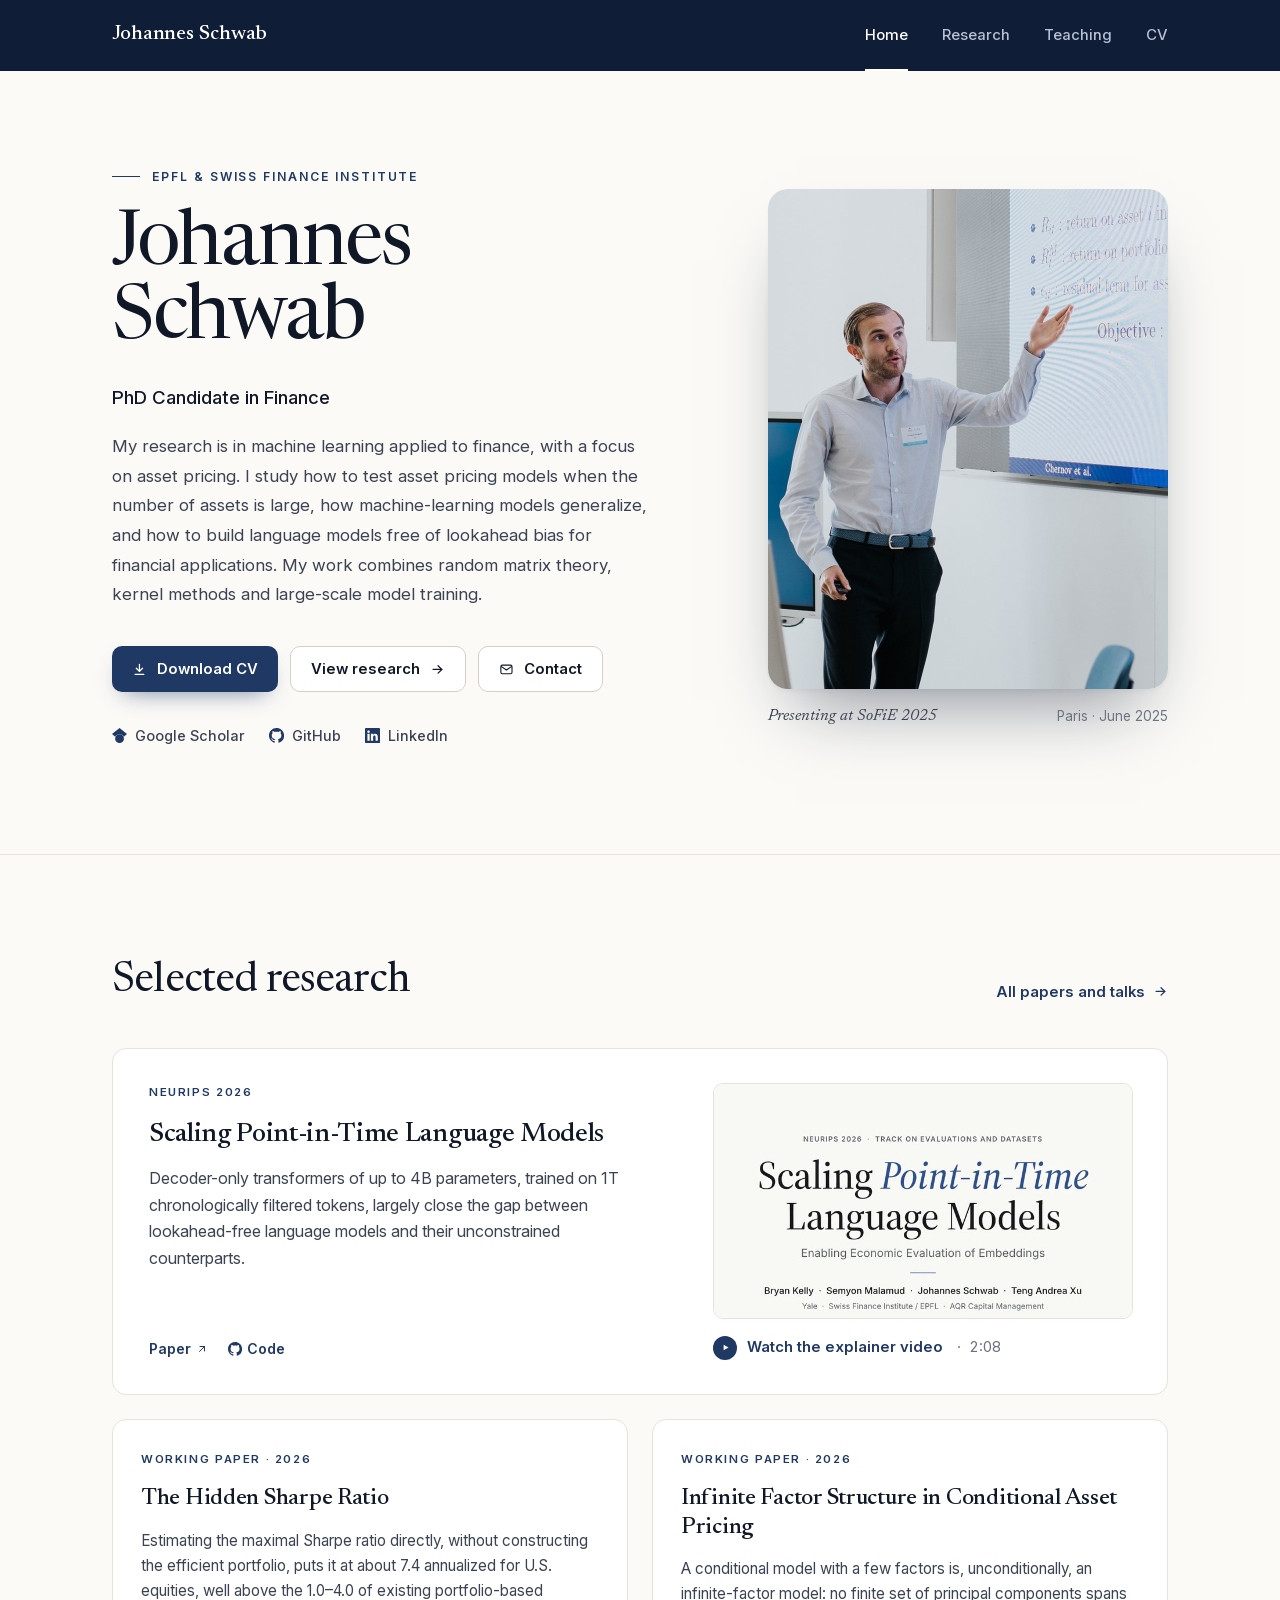
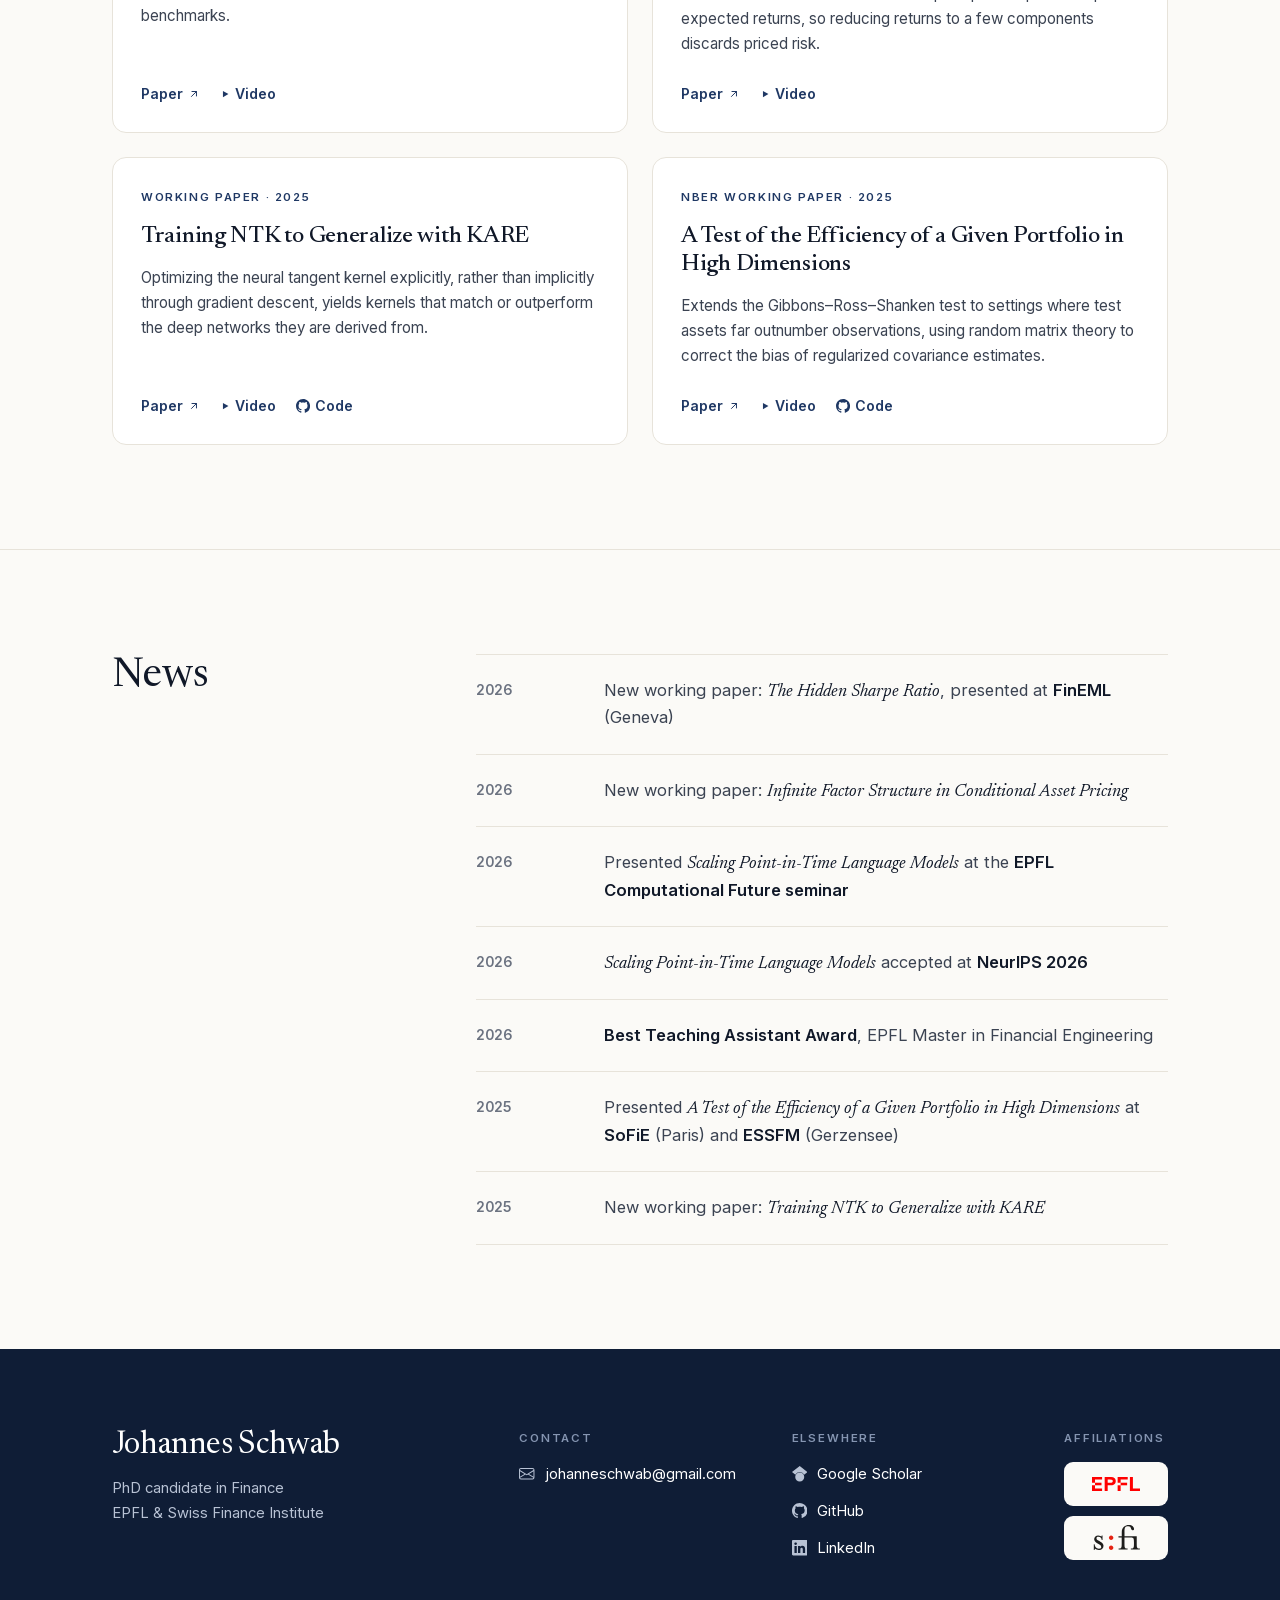
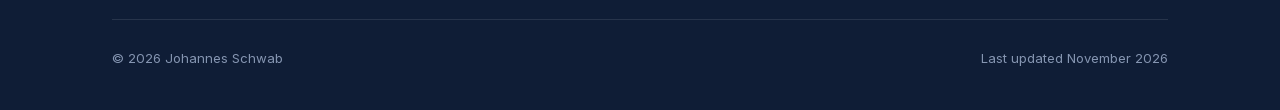
<file: index.html>
<!doctype html>
<html lang="en">
<head>
<meta charset="utf-8">
<meta name="viewport" content="width=device-width, initial-scale=1">
<meta name="color-scheme" content="light">
<meta name="theme-color" content="#0f1d36">
<title>Johannes Schwab · PhD candidate, EPFL</title>
<meta name="description" content="Johannes Schwab, PhD candidate at EPFL and the Swiss Finance Institute: machine learning applied to finance, with a focus on asset pricing.">
<meta name="author" content="Johannes Schwab">
<link rel="canonical" href="https://johannes-schwab.github.io/">
<meta property="og:type" content="profile">
<meta property="og:url" content="https://johannes-schwab.github.io/">
<meta property="og:title" content="Johannes Schwab">
<meta property="og:description" content="PhD candidate at EPFL and the Swiss Finance Institute: machine learning applied to finance, with a focus on asset pricing.">
<meta property="og:image" content="https://johannes-schwab.github.io/og-image.png">
<meta property="og:image:width" content="1200">
<meta property="og:image:height" content="630">
<meta name="twitter:card" content="summary_large_image">
<link rel="icon" href="favicon.svg" type="image/svg+xml">
<link rel="preload" href="fonts/inter-latin.woff2" as="font" type="font/woff2" crossorigin>
<link rel="preload" href="fonts/newsreader-latin.woff2" as="font" type="font/woff2" crossorigin>
<link rel="stylesheet" href="style.css">
<script src="video.js" defer></script>
<script type="application/ld+json">
{
  "@context": "https://schema.org",
  "@type": "Person",
  "name": "Johannes Schwab",
  "url": "https://johannes-schwab.github.io/",
  "image": "https://johannes-schwab.github.io/photo.jpg",
  "jobTitle": "PhD candidate in Finance",
  "affiliation": { "@type": "CollegeOrUniversity", "name": "EPFL" },
  "alumniOf": [
    { "@type": "CollegeOrUniversity", "name": "EPFL" },
    { "@type": "CollegeOrUniversity", "name": "University of Lausanne" }
  ],
  "sameAs": [
    "https://www.linkedin.com/in/jschwab5",
    "https://scholar.google.com/citations?user=1dp8BZwAAAAJ",
    "https://github.com/DjoFE2021"
  ]
}
</script>
</head>
<body>
<header class="site-header">
  <div class="container">
    <a class="wordmark" href="index.html">Johannes Schwab</a>
    <nav class="nav" aria-label="Main">
      <a href="index.html" aria-current="page">Home</a>
      <a href="research.html">Research</a>
      <a href="teaching.html">Teaching</a>
      <a href="cv.html">CV</a>
    </nav>
  </div>
</header>

<main>
  <section class="hero">
    <div class="container">
      <div>
        <p class="eyebrow rise">EPFL &amp; Swiss Finance Institute</p>
        <h1 class="rise d1">Johannes Schwab</h1>
        <p class="role rise d2">PhD Candidate in Finance</p>
        <p class="statement rise d3">My research is in machine learning applied to finance, with a focus on asset pricing. I study how to test asset pricing models when the number of assets is large, how machine-learning models generalize, and how to build language models free of lookahead bias for financial applications. My work combines random matrix theory, kernel methods and large-scale model training.</p>
        <div class="actions rise d4">
          <a class="btn btn-primary" href="Johannes-Schwab-CV.pdf"><svg class="icon" viewBox="0 0 24 24" fill="none" stroke="currentColor" stroke-width="2" stroke-linecap="round" stroke-linejoin="round" aria-hidden="true"><path d="M12 4v11"/><path d="m7 10 5 5 5-5"/><path d="M5 20h14"/></svg>Download CV</a>
          <a class="btn btn-secondary" href="research.html">View research<svg class="icon" viewBox="0 0 24 24" fill="none" stroke="currentColor" stroke-width="2" stroke-linecap="round" stroke-linejoin="round" aria-hidden="true"><path d="M5 12h14"/><path d="m13 6 6 6-6 6"/></svg></a>
          <a class="btn btn-secondary" href="mailto:johanneschwab@gmail.com"><svg class="icon" viewBox="0 0 24 24" fill="none" stroke="currentColor" stroke-width="1.8" stroke-linecap="round" stroke-linejoin="round" aria-hidden="true"><rect x="3" y="5" width="18" height="14" rx="2.5"/><path d="m4 7.5 8 5.5 8-5.5"/></svg>Contact</a>
        </div>
        <div class="links-row rise d5">
        <ul class="profiles">
          <li><a href="https://scholar.google.com/citations?user=1dp8BZwAAAAJ"><svg class="brand" viewBox="0 0 24 24" fill="currentColor" aria-hidden="true"><path d="M5.242 13.769L0 9.5 12 0l12 9.5-5.242 4.269C17.548 11.249 14.978 9.5 12 9.5c-2.977 0-5.548 1.748-6.758 4.269zM12 10a7 7 0 1 0 0 14 7 7 0 0 0 0-14z"/></svg>Google Scholar</a></li>
          <li><a href="https://github.com/DjoFE2021"><svg class="brand" viewBox="0 0 16 16" fill="currentColor" aria-hidden="true"><path d="M8 0C3.58 0 0 3.58 0 8c0 3.54 2.29 6.53 5.47 7.59.4.07.55-.17.55-.38 0-.19-.01-.82-.01-1.49-2.01.37-2.53-.49-2.69-.94-.09-.23-.48-.94-.82-1.13-.28-.15-.68-.52-.01-.53.63-.01 1.08.58 1.23.82.72 1.21 1.87.87 2.33.66.07-.52.28-.87.51-1.07-1.78-.2-3.64-.89-3.64-3.95 0-.87.31-1.59.82-2.15-.08-.2-.36-1.02.08-2.12 0 0 .67-.21 2.2.82.64-.18 1.32-.27 2-.27s1.36.09 2 .27c1.53-1.04 2.2-.82 2.2-.82.44 1.1.16 1.92.08 2.12.51.56.82 1.27.82 2.15 0 3.07-1.87 3.75-3.65 3.95.29.25.54.73.54 1.48 0 1.07-.01 1.93-.01 2.2 0 .21.15.46.55.38A8.01 8.01 0 0 0 16 8c0-4.42-3.58-8-8-8"/></svg>GitHub</a></li>
          <li><a href="https://www.linkedin.com/in/jschwab5"><svg class="brand" viewBox="0 0 16 16" fill="currentColor" aria-hidden="true"><path d="M0 1.146C0 .513.526 0 1.175 0h13.65C15.474 0 16 .513 16 1.146v13.708c0 .633-.526 1.146-1.175 1.146H1.175C.526 16 0 15.487 0 14.854zm4.943 12.248V6.169H2.542v7.225zm-1.2-8.212c.837 0 1.358-.554 1.358-1.248-.015-.709-.52-1.248-1.342-1.248S2.4 3.226 2.4 3.934c0 .694.521 1.248 1.327 1.248zm4.908 8.212V9.359c0-.216.016-.432.08-.586.173-.431.568-.878 1.232-.878.869 0 1.216.662 1.216 1.634v3.865h2.401V9.25c0-2.22-1.184-3.252-2.764-3.252-1.274 0-1.845.7-2.165 1.193v.025h-.016l.016-.025V6.169h-2.4c.03.678 0 7.225 0 7.225z"/></svg>LinkedIn</a></li>
        </ul>
        </div>
      </div>
      <figure class="portrait rise d2">
        <img src="hero-portrait.jpg" alt="Johannes Schwab presenting his research at the SoFiE 2025 conference in Paris" width="800" height="1000">
        <figcaption><span>Presenting at SoFiE 2025</span><span>Paris · June 2025</span></figcaption>
      </figure>
    </div>
  </section>

  <section class="section">
    <div class="container">
      <div class="section-head">
        <h2>Selected research</h2>
        <a class="text-link" href="research.html">All papers and talks<svg class="icon" viewBox="0 0 24 24" fill="none" stroke="currentColor" stroke-width="2" stroke-linecap="round" stroke-linejoin="round" aria-hidden="true"><path d="M5 12h14"/><path d="m13 6 6 6-6 6"/></svg></a>
      </div>
      <div class="cards">
        <article class="card featured">
          <div class="card-body">
            <span class="tag">NeurIPS 2026</span>
            <h3><a href="https://arxiv.org/abs/2607.11889">Scaling Point-in-Time Language Models</a></h3>
            <p>Decoder-only transformers of up to 4B parameters, trained on 1T chronologically filtered tokens, largely close the gap between lookahead-free language models and their unconstrained counterparts.</p>
            <div class="card-links">
              <a href="https://arxiv.org/abs/2607.11889">Paper<svg class="icon" viewBox="0 0 24 24" fill="none" stroke="currentColor" stroke-width="2" stroke-linecap="round" stroke-linejoin="round" aria-hidden="true"><path d="M7 17 17 7"/><path d="M8 7h9v9"/></svg></a>
              <a href="https://github.com/DjoFE2021/Point-In-Time-LLM"><svg class="brand" viewBox="0 0 16 16" fill="currentColor" aria-hidden="true"><path d="M8 0C3.58 0 0 3.58 0 8c0 3.54 2.29 6.53 5.47 7.59.4.07.55-.17.55-.38 0-.19-.01-.82-.01-1.49-2.01.37-2.53-.49-2.69-.94-.09-.23-.48-.94-.82-1.13-.28-.15-.68-.52-.01-.53.63-.01 1.08.58 1.23.82.72 1.21 1.87.87 2.33.66.07-.52.28-.87.51-1.07-1.78-.2-3.64-.89-3.64-3.95 0-.87.31-1.59.82-2.15-.08-.2-.36-1.02.08-2.12 0 0 .67-.21 2.2.82.64-.18 1.32-.27 2-.27s1.36.09 2 .27c1.53-1.04 2.2-.82 2.2-.82.44 1.1.16 1.92.08 2.12.51.56.82 1.27.82 2.15 0 3.07-1.87 3.75-3.65 3.95.29.25.54.73.54 1.48 0 1.07-.01 1.93-.01 2.2 0 .21.15.46.55.38A8.01 8.01 0 0 0 16 8c0-4.42-3.58-8-8-8"/></svg>Code</a>
            </div>
          </div>
          <a class="card-media" href="videos/pit-llm.mp4" data-video="pit-llm" data-title="Scaling Point-in-Time Language Models">
            <span class="card-media-frame"><img src="videos/pit-llm-thumb.jpg" alt="" width="720" height="404" loading="lazy"></span>
            <span class="watch-label"><span class="play"><svg viewBox="0 0 24 24" fill="currentColor" aria-hidden="true"><path d="M7 4.5v15l13-7.5z"/></svg></span>Watch the explainer video<span class="card-media-meta">2:08</span></span>
          </a>
        </article>
        <article class="card">
          <span class="tag">Working paper · 2026</span>
          <h3><a href="https://www.nber.org/papers/w35988">The Hidden Sharpe Ratio</a></h3>
          <p>Estimating the maximal Sharpe ratio directly, without constructing the efficient portfolio, puts it at about 7.4 annualized for U.S. equities, well above the 1.0–4.0 of existing portfolio-based benchmarks.</p>
          <div class="card-links">
            <a href="https://www.nber.org/papers/w35988">Paper<svg class="icon" viewBox="0 0 24 24" fill="none" stroke="currentColor" stroke-width="2" stroke-linecap="round" stroke-linejoin="round" aria-hidden="true"><path d="M7 17 17 7"/><path d="M8 7h9v9"/></svg></a>
            <a href="videos/hidden-sharpe.mp4" data-video="hidden-sharpe" data-title="The Hidden Sharpe Ratio"><svg class="icon play-icon" viewBox="0 0 24 24" fill="currentColor" aria-hidden="true"><path d="M7 4.5v15l13-7.5z"/></svg>Video</a>
          </div>
        </article>
        <article class="card">
          <span class="tag">Working paper · 2026</span>
          <h3><a href="https://papers.ssrn.com/sol3/papers.cfm?abstract_id=7596842">Infinite Factor Structure in Conditional Asset Pricing</a></h3>
          <p>A conditional model with a few factors is, unconditionally, an infinite-factor model: no finite set of principal components spans expected returns, so reducing returns to a few components discards priced risk.</p>
          <div class="card-links">
            <a href="https://papers.ssrn.com/sol3/papers.cfm?abstract_id=7596842">Paper<svg class="icon" viewBox="0 0 24 24" fill="none" stroke="currentColor" stroke-width="2" stroke-linecap="round" stroke-linejoin="round" aria-hidden="true"><path d="M7 17 17 7"/><path d="M8 7h9v9"/></svg></a>
            <a href="videos/infinite-factors.mp4" data-video="infinite-factors" data-title="Infinite Factor Structure in Conditional Asset Pricing"><svg class="icon play-icon" viewBox="0 0 24 24" fill="currentColor" aria-hidden="true"><path d="M7 4.5v15l13-7.5z"/></svg>Video</a>
          </div>
        </article>
        <article class="card">
          <span class="tag">Working paper · 2025</span>
          <h3><a href="https://arxiv.org/abs/2505.11347">Training NTK to Generalize with KARE</a></h3>
          <p>Optimizing the neural tangent kernel explicitly, rather than implicitly through gradient descent, yields kernels that match or outperform the deep networks they are derived from.</p>
          <div class="card-links">
            <a href="https://arxiv.org/abs/2505.11347">Paper<svg class="icon" viewBox="0 0 24 24" fill="none" stroke="currentColor" stroke-width="2" stroke-linecap="round" stroke-linejoin="round" aria-hidden="true"><path d="M7 17 17 7"/><path d="M8 7h9v9"/></svg></a>
            <a href="videos/ntk-kare.mp4" data-video="ntk-kare" data-title="Training NTK to Generalize with KARE"><svg class="icon play-icon" viewBox="0 0 24 24" fill="currentColor" aria-hidden="true"><path d="M7 4.5v15l13-7.5z"/></svg>Video</a>
            <a href="https://github.com/DjoFE2021/ntk-kare"><svg class="brand" viewBox="0 0 16 16" fill="currentColor" aria-hidden="true"><path d="M8 0C3.58 0 0 3.58 0 8c0 3.54 2.29 6.53 5.47 7.59.4.07.55-.17.55-.38 0-.19-.01-.82-.01-1.49-2.01.37-2.53-.49-2.69-.94-.09-.23-.48-.94-.82-1.13-.28-.15-.68-.52-.01-.53.63-.01 1.08.58 1.23.82.72 1.21 1.87.87 2.33.66.07-.52.28-.87.51-1.07-1.78-.2-3.64-.89-3.64-3.95 0-.87.31-1.59.82-2.15-.08-.2-.36-1.02.08-2.12 0 0 .67-.21 2.2.82.64-.18 1.32-.27 2-.27s1.36.09 2 .27c1.53-1.04 2.2-.82 2.2-.82.44 1.1.16 1.92.08 2.12.51.56.82 1.27.82 2.15 0 3.07-1.87 3.75-3.65 3.95.29.25.54.73.54 1.48 0 1.07-.01 1.93-.01 2.2 0 .21.15.46.55.38A8.01 8.01 0 0 0 16 8c0-4.42-3.58-8-8-8"/></svg>Code</a>
          </div>
        </article>
        <article class="card">
          <span class="tag">NBER working paper · 2025</span>
          <h3><a href="https://www.nber.org/papers/w33565">A Test of the Efficiency of a Given Portfolio in High Dimensions</a></h3>
          <p>Extends the Gibbons–Ross–Shanken test to settings where test assets far outnumber observations, using random matrix theory to correct the bias of regularized covariance estimates.</p>
          <div class="card-links">
            <a href="https://www.nber.org/papers/w33565">Paper<svg class="icon" viewBox="0 0 24 24" fill="none" stroke="currentColor" stroke-width="2" stroke-linecap="round" stroke-linejoin="round" aria-hidden="true"><path d="M7 17 17 7"/><path d="M8 7h9v9"/></svg></a>
            <a href="videos/hd-efficiency-test.mp4" data-video="hd-efficiency-test" data-title="A Test of the Efficiency of a Given Portfolio in High Dimensions"><svg class="icon play-icon" viewBox="0 0 24 24" fill="currentColor" aria-hidden="true"><path d="M7 4.5v15l13-7.5z"/></svg>Video</a>
            <a href="https://github.com/DjoFE2021/CKMSEfficiencyTest"><svg class="brand" viewBox="0 0 16 16" fill="currentColor" aria-hidden="true"><path d="M8 0C3.58 0 0 3.58 0 8c0 3.54 2.29 6.53 5.47 7.59.4.07.55-.17.55-.38 0-.19-.01-.82-.01-1.49-2.01.37-2.53-.49-2.69-.94-.09-.23-.48-.94-.82-1.13-.28-.15-.68-.52-.01-.53.63-.01 1.08.58 1.23.82.72 1.21 1.87.87 2.33.66.07-.52.28-.87.51-1.07-1.78-.2-3.64-.89-3.64-3.95 0-.87.31-1.59.82-2.15-.08-.2-.36-1.02.08-2.12 0 0 .67-.21 2.2.82.64-.18 1.32-.27 2-.27s1.36.09 2 .27c1.53-1.04 2.2-.82 2.2-.82.44 1.1.16 1.92.08 2.12.51.56.82 1.27.82 2.15 0 3.07-1.87 3.75-3.65 3.95.29.25.54.73.54 1.48 0 1.07-.01 1.93-.01 2.2 0 .21.15.46.55.38A8.01 8.01 0 0 0 16 8c0-4.42-3.58-8-8-8"/></svg>Code</a>
          </div>
        </article>
      </div>
    </div>
  </section>

  <section class="section">
    <div class="container split">
      <h2>News</h2>
      <ul class="timeline">
        <li><span class="when">2026</span><p>New working paper: <cite>The Hidden Sharpe Ratio</cite>, presented at <strong>FinEML</strong> (Geneva)</p></li>
        <li><span class="when">2026</span><p>New working paper: <cite>Infinite Factor Structure in Conditional Asset Pricing</cite></p></li>
        <li><span class="when">2026</span><p>Presented <cite>Scaling Point-in-Time Language Models</cite> at the <strong>EPFL Computational Future seminar</strong></p></li>
        <li><span class="when">2026</span><p><cite>Scaling Point-in-Time Language Models</cite> accepted at <strong>NeurIPS 2026</strong></p></li>
        <li><span class="when">2026</span><p><strong>Best Teaching Assistant Award</strong>, EPFL Master in Financial Engineering</p></li>
        <li><span class="when">2025</span><p>Presented <cite>A Test of the Efficiency of a Given Portfolio in High Dimensions</cite> at <strong>SoFiE</strong> (Paris) and <strong>ESSFM</strong> (Gerzensee)</p></li>
        <li><span class="when">2025</span><p>New working paper: <cite>Training NTK to Generalize with KARE</cite></p></li>
      </ul>
    </div>
  </section>
</main>

<footer class="site-footer">
  <div class="container">
    <div class="footer-grid">
      <div>
        <p class="footer-name">Johannes Schwab</p>
        <p class="footer-about">PhD candidate in Finance<br>EPFL &amp; Swiss Finance Institute</p>
      </div>
      <div>
        <p class="footer-label">Contact</p>
        <ul class="footer-list"><li><a href="mailto:johanneschwab@gmail.com"><svg class="brand" viewBox="0 0 16 16" fill="currentColor" aria-hidden="true"><path d="M0 4a2 2 0 0 1 2-2h12a2 2 0 0 1 2 2v8a2 2 0 0 1-2 2H2a2 2 0 0 1-2-2zm2-1a1 1 0 0 0-1 1v.217l7 4.2 7-4.2V4a1 1 0 0 0-1-1zm13 2.383-4.708 2.825L15 11.105zm-.034 6.876-5.64-3.471L8 9.583l-1.326-.795-5.64 3.47A1 1 0 0 0 2 13h12a1 1 0 0 0 .966-.741M1 11.105l4.708-2.897L1 5.383z"/></svg>johanneschwab@gmail.com</a></li></ul>
      </div>
      <div>
        <p class="footer-label">Elsewhere</p>
        <ul class="footer-list">
          <li><a href="https://scholar.google.com/citations?user=1dp8BZwAAAAJ"><svg class="brand" viewBox="0 0 24 24" fill="currentColor" aria-hidden="true"><path d="M5.242 13.769L0 9.5 12 0l12 9.5-5.242 4.269C17.548 11.249 14.978 9.5 12 9.5c-2.977 0-5.548 1.748-6.758 4.269zM12 10a7 7 0 1 0 0 14 7 7 0 0 0 0-14z"/></svg>Google Scholar</a></li>
          <li><a href="https://github.com/DjoFE2021"><svg class="brand" viewBox="0 0 16 16" fill="currentColor" aria-hidden="true"><path d="M8 0C3.58 0 0 3.58 0 8c0 3.54 2.29 6.53 5.47 7.59.4.07.55-.17.55-.38 0-.19-.01-.82-.01-1.49-2.01.37-2.53-.49-2.69-.94-.09-.23-.48-.94-.82-1.13-.28-.15-.68-.52-.01-.53.63-.01 1.08.58 1.23.82.72 1.21 1.87.87 2.33.66.07-.52.28-.87.51-1.07-1.78-.2-3.64-.89-3.64-3.95 0-.87.31-1.59.82-2.15-.08-.2-.36-1.02.08-2.12 0 0 .67-.21 2.2.82.64-.18 1.32-.27 2-.27s1.36.09 2 .27c1.53-1.04 2.2-.82 2.2-.82.44 1.1.16 1.92.08 2.12.51.56.82 1.27.82 2.15 0 3.07-1.87 3.75-3.65 3.95.29.25.54.73.54 1.48 0 1.07-.01 1.93-.01 2.2 0 .21.15.46.55.38A8.01 8.01 0 0 0 16 8c0-4.42-3.58-8-8-8"/></svg>GitHub</a></li>
          <li><a href="https://www.linkedin.com/in/jschwab5"><svg class="brand" viewBox="0 0 16 16" fill="currentColor" aria-hidden="true"><path d="M0 1.146C0 .513.526 0 1.175 0h13.65C15.474 0 16 .513 16 1.146v13.708c0 .633-.526 1.146-1.175 1.146H1.175C.526 16 0 15.487 0 14.854zm4.943 12.248V6.169H2.542v7.225zm-1.2-8.212c.837 0 1.358-.554 1.358-1.248-.015-.709-.52-1.248-1.342-1.248S2.4 3.226 2.4 3.934c0 .694.521 1.248 1.327 1.248zm4.908 8.212V9.359c0-.216.016-.432.08-.586.173-.431.568-.878 1.232-.878.869 0 1.216.662 1.216 1.634v3.865h2.401V9.25c0-2.22-1.184-3.252-2.764-3.252-1.274 0-1.845.7-2.165 1.193v.025h-.016l.016-.025V6.169h-2.4c.03.678 0 7.225 0 7.225z"/></svg>LinkedIn</a></li>
        </ul>
      </div>
      <div>
        <p class="footer-label">Affiliations</p>
        <div class="footer-logos"><a class="logo-tile" href="https://www.epfl.ch" title="EPFL"><img src="logos/epfl.svg" alt="EPFL" width="62" height="18"></a><a class="logo-tile" href="https://www.sfi.ch" title="Swiss Finance Institute"><img class="sfi" src="logos/sfi.svg" alt="Swiss Finance Institute" width="51" height="26"></a></div>
      </div>
    </div>
    <div class="footer-bottom"><span>© 2026 Johannes Schwab</span><span>Last updated November 2026</span></div>
  </div>
</footer>
</body>
</html>
</file>
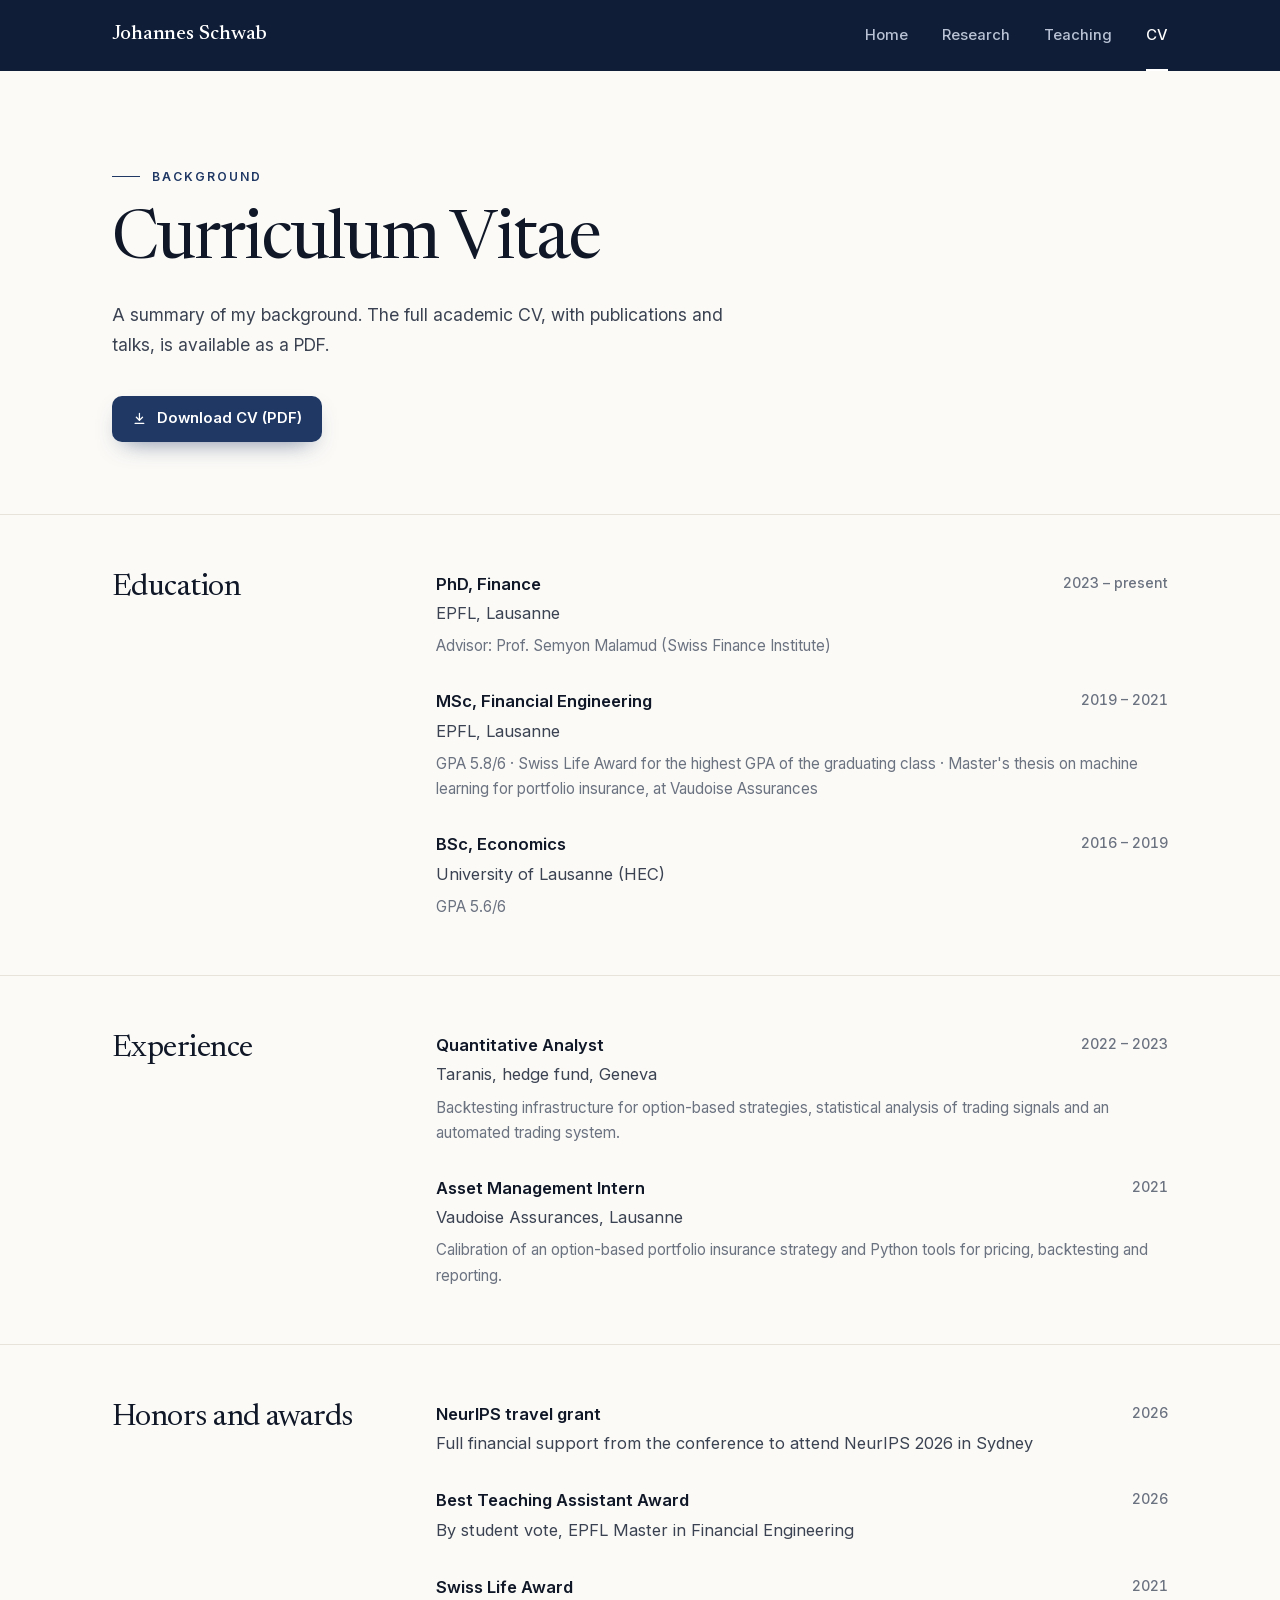
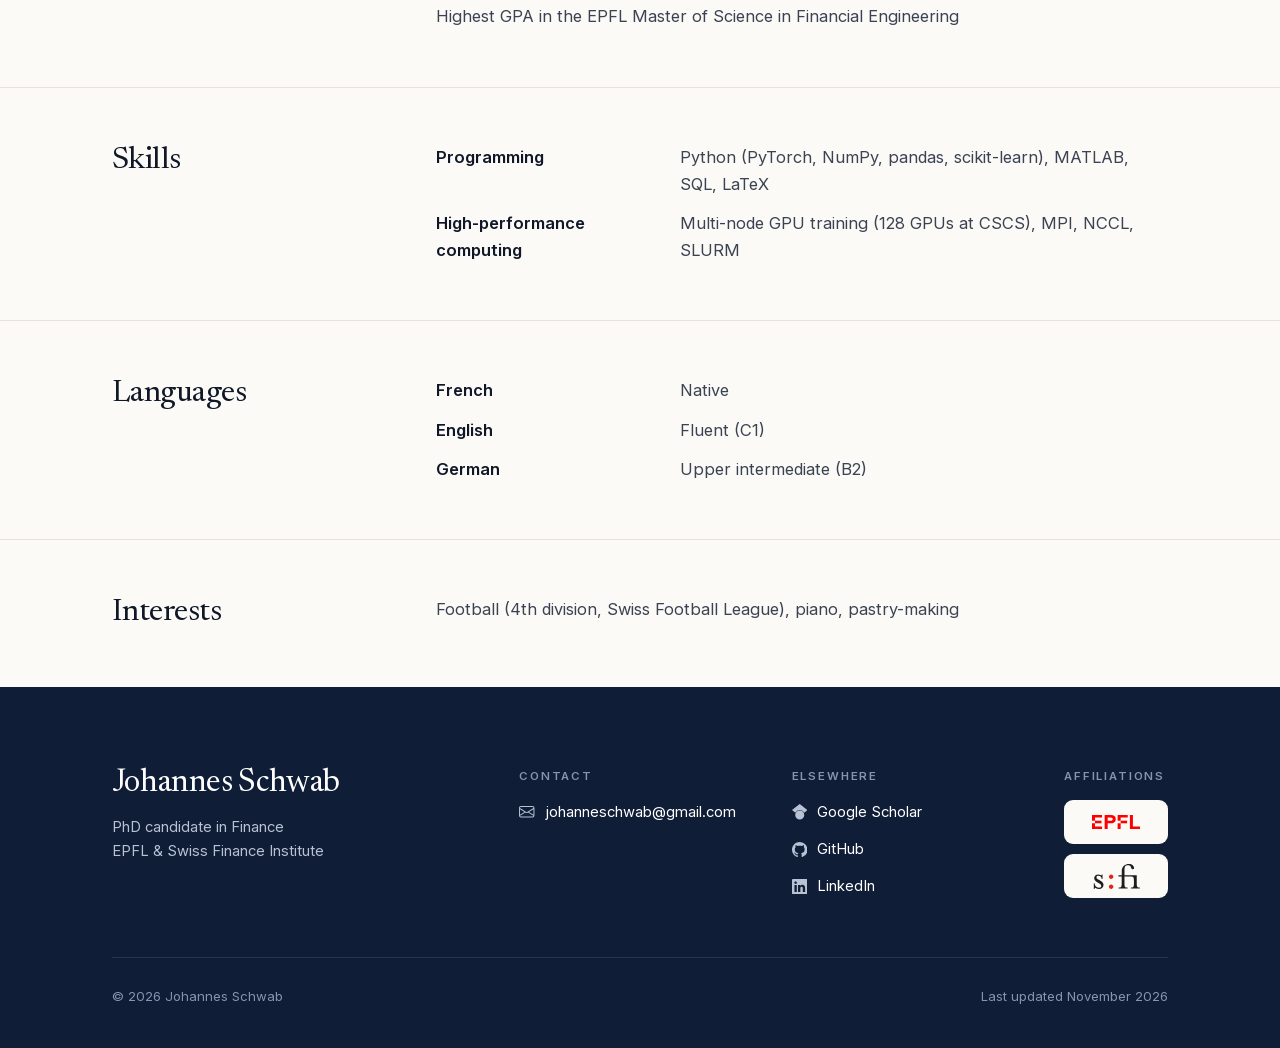
<file: cv.html>
<!doctype html>
<html lang="en">
<head>
<meta charset="utf-8">
<meta name="viewport" content="width=device-width, initial-scale=1">
<meta name="color-scheme" content="light">
<meta name="theme-color" content="#0f1d36">
<title>CV · Johannes Schwab</title>
<meta name="description" content="CV of Johannes Schwab: PhD candidate at EPFL, MSc in Financial Engineering (EPFL), former quantitative analyst.">
<meta name="author" content="Johannes Schwab">
<link rel="canonical" href="https://johannes-schwab.github.io/cv.html">
<meta property="og:type" content="website">
<meta property="og:url" content="https://johannes-schwab.github.io/cv.html">
<meta property="og:title" content="CV · Johannes Schwab">
<meta property="og:description" content="PhD candidate at EPFL, MSc in Financial Engineering (EPFL), former quantitative analyst.">
<meta property="og:image" content="https://johannes-schwab.github.io/og-image.png">
<meta property="og:image:width" content="1200">
<meta property="og:image:height" content="630">
<meta name="twitter:card" content="summary_large_image">
<link rel="icon" href="favicon.svg" type="image/svg+xml">
<link rel="preload" href="fonts/inter-latin.woff2" as="font" type="font/woff2" crossorigin>
<link rel="preload" href="fonts/newsreader-latin.woff2" as="font" type="font/woff2" crossorigin>
<link rel="stylesheet" href="style.css">
</head>
<body>
<header class="site-header">
  <div class="container">
    <a class="wordmark" href="index.html">Johannes Schwab</a>
    <nav class="nav" aria-label="Main">
      <a href="index.html">Home</a>
      <a href="research.html">Research</a>
      <a href="teaching.html">Teaching</a>
      <a href="cv.html" aria-current="page">CV</a>
    </nav>
  </div>
</header>

<main>
  <header class="page-head">
    <div class="container">
      <p class="eyebrow rise">Background</p>
      <h1 class="rise d1">Curriculum Vitae</h1>
      <p class="intro rise d2">A summary of my background. The full academic CV, with publications and talks, is available as a PDF.</p>
      <div class="actions rise d3">
        <a class="btn btn-primary" href="Johannes-Schwab-CV.pdf"><svg class="icon" viewBox="0 0 24 24" fill="none" stroke="currentColor" stroke-width="2" stroke-linecap="round" stroke-linejoin="round" aria-hidden="true"><path d="M12 4v11"/><path d="m7 10 5 5 5-5"/><path d="M5 20h14"/></svg>Download CV (PDF)</a>
      </div>
    </div>
  </header>

  <section class="block compact">
    <div class="container">
      <h2 class="block-title">Education</h2>
      <div class="entries">
        <div class="entry">
          <h3>PhD, Finance</h3>
          <span class="when">2023 – present</span>
          <p class="org">EPFL, Lausanne</p>
          <p class="detail">Advisor: Prof.&nbsp;Semyon Malamud (Swiss Finance Institute)</p>
        </div>
        <div class="entry">
          <h3>MSc, Financial Engineering</h3>
          <span class="when">2019 – 2021</span>
          <p class="org">EPFL, Lausanne</p>
          <p class="detail">GPA 5.8/6 · Swiss Life Award for the highest GPA of the graduating class · Master's thesis on machine learning for portfolio insurance, at Vaudoise Assurances</p>
        </div>
        <div class="entry">
          <h3>BSc, Economics</h3>
          <span class="when">2016 – 2019</span>
          <p class="org">University of Lausanne (HEC)</p>
          <p class="detail">GPA 5.6/6</p>
        </div>
      </div>
    </div>
  </section>

  <section class="block compact">
    <div class="container">
      <h2 class="block-title">Experience</h2>
      <div class="entries">
        <div class="entry">
          <h3>Quantitative Analyst</h3>
          <span class="when">2022 – 2023</span>
          <p class="org">Taranis, hedge fund, Geneva</p>
          <p class="detail">Backtesting infrastructure for option-based strategies, statistical analysis of trading signals and an automated trading system.</p>
        </div>
        <div class="entry">
          <h3>Asset Management Intern</h3>
          <span class="when">2021</span>
          <p class="org">Vaudoise Assurances, Lausanne</p>
          <p class="detail">Calibration of an option-based portfolio insurance strategy and Python tools for pricing, backtesting and reporting.</p>
        </div>
      </div>
    </div>
  </section>

  <section class="block compact">
    <div class="container">
      <h2 class="block-title">Honors and awards</h2>
      <div class="entries">
        <div class="entry">
          <h3>NeurIPS travel grant</h3>
          <span class="when">2026</span>
          <p class="org">Full financial support from the conference to attend NeurIPS 2026 in Sydney</p>
        </div>
        <div class="entry">
          <h3>Best Teaching Assistant Award</h3>
          <span class="when">2026</span>
          <p class="org">By student vote, EPFL Master in Financial Engineering</p>
        </div>
        <div class="entry">
          <h3>Swiss Life Award</h3>
          <span class="when">2021</span>
          <p class="org">Highest GPA in the EPFL Master of Science in Financial Engineering</p>
        </div>
      </div>
    </div>
  </section>

  <section class="block compact">
    <div class="container">
      <h2 class="block-title">Skills</h2>
      <dl class="kv">
        <dt>Programming</dt><dd>Python (PyTorch, NumPy, pandas, scikit-learn), MATLAB, SQL, LaTeX</dd>
        <dt>High-performance computing</dt><dd>Multi-node GPU training (128 GPUs at CSCS), MPI, NCCL, SLURM</dd>
      </dl>
    </div>
  </section>

  <section class="block compact">
    <div class="container">
      <h2 class="block-title">Languages</h2>
      <dl class="kv">
        <dt>French</dt><dd>Native</dd>
        <dt>English</dt><dd>Fluent (C1)</dd>
        <dt>German</dt><dd>Upper intermediate (B2)</dd>
      </dl>
    </div>
  </section>

  <section class="block compact">
    <div class="container">
      <h2 class="block-title">Interests</h2>
      <p class="plain">Football (4th division, Swiss Football League), piano, pastry-making</p>
    </div>
  </section>
</main>

<footer class="site-footer">
  <div class="container">
    <div class="footer-grid">
      <div>
        <p class="footer-name">Johannes Schwab</p>
        <p class="footer-about">PhD candidate in Finance<br>EPFL &amp; Swiss Finance Institute</p>
      </div>
      <div>
        <p class="footer-label">Contact</p>
        <ul class="footer-list"><li><a href="mailto:johanneschwab@gmail.com"><svg class="brand" viewBox="0 0 16 16" fill="currentColor" aria-hidden="true"><path d="M0 4a2 2 0 0 1 2-2h12a2 2 0 0 1 2 2v8a2 2 0 0 1-2 2H2a2 2 0 0 1-2-2zm2-1a1 1 0 0 0-1 1v.217l7 4.2 7-4.2V4a1 1 0 0 0-1-1zm13 2.383-4.708 2.825L15 11.105zm-.034 6.876-5.64-3.471L8 9.583l-1.326-.795-5.64 3.47A1 1 0 0 0 2 13h12a1 1 0 0 0 .966-.741M1 11.105l4.708-2.897L1 5.383z"/></svg>johanneschwab@gmail.com</a></li></ul>
      </div>
      <div>
        <p class="footer-label">Elsewhere</p>
        <ul class="footer-list">
          <li><a href="https://scholar.google.com/citations?user=1dp8BZwAAAAJ"><svg class="brand" viewBox="0 0 24 24" fill="currentColor" aria-hidden="true"><path d="M5.242 13.769L0 9.5 12 0l12 9.5-5.242 4.269C17.548 11.249 14.978 9.5 12 9.5c-2.977 0-5.548 1.748-6.758 4.269zM12 10a7 7 0 1 0 0 14 7 7 0 0 0 0-14z"/></svg>Google Scholar</a></li>
          <li><a href="https://github.com/DjoFE2021"><svg class="brand" viewBox="0 0 16 16" fill="currentColor" aria-hidden="true"><path d="M8 0C3.58 0 0 3.58 0 8c0 3.54 2.29 6.53 5.47 7.59.4.07.55-.17.55-.38 0-.19-.01-.82-.01-1.49-2.01.37-2.53-.49-2.69-.94-.09-.23-.48-.94-.82-1.13-.28-.15-.68-.52-.01-.53.63-.01 1.08.58 1.23.82.72 1.21 1.87.87 2.33.66.07-.52.28-.87.51-1.07-1.78-.2-3.64-.89-3.64-3.95 0-.87.31-1.59.82-2.15-.08-.2-.36-1.02.08-2.12 0 0 .67-.21 2.2.82.64-.18 1.32-.27 2-.27s1.36.09 2 .27c1.53-1.04 2.2-.82 2.2-.82.44 1.1.16 1.92.08 2.12.51.56.82 1.27.82 2.15 0 3.07-1.87 3.75-3.65 3.95.29.25.54.73.54 1.48 0 1.07-.01 1.93-.01 2.2 0 .21.15.46.55.38A8.01 8.01 0 0 0 16 8c0-4.42-3.58-8-8-8"/></svg>GitHub</a></li>
          <li><a href="https://www.linkedin.com/in/jschwab5"><svg class="brand" viewBox="0 0 16 16" fill="currentColor" aria-hidden="true"><path d="M0 1.146C0 .513.526 0 1.175 0h13.65C15.474 0 16 .513 16 1.146v13.708c0 .633-.526 1.146-1.175 1.146H1.175C.526 16 0 15.487 0 14.854zm4.943 12.248V6.169H2.542v7.225zm-1.2-8.212c.837 0 1.358-.554 1.358-1.248-.015-.709-.52-1.248-1.342-1.248S2.4 3.226 2.4 3.934c0 .694.521 1.248 1.327 1.248zm4.908 8.212V9.359c0-.216.016-.432.08-.586.173-.431.568-.878 1.232-.878.869 0 1.216.662 1.216 1.634v3.865h2.401V9.25c0-2.22-1.184-3.252-2.764-3.252-1.274 0-1.845.7-2.165 1.193v.025h-.016l.016-.025V6.169h-2.4c.03.678 0 7.225 0 7.225z"/></svg>LinkedIn</a></li>
        </ul>
      </div>
      <div>
        <p class="footer-label">Affiliations</p>
        <div class="footer-logos"><a class="logo-tile" href="https://www.epfl.ch" title="EPFL"><img src="logos/epfl.svg" alt="EPFL" width="62" height="18"></a><a class="logo-tile" href="https://www.sfi.ch" title="Swiss Finance Institute"><img class="sfi" src="logos/sfi.svg" alt="Swiss Finance Institute" width="51" height="26"></a></div>
      </div>
    </div>
    <div class="footer-bottom"><span>© 2026 Johannes Schwab</span><span>Last updated November 2026</span></div>
  </div>
</footer>
</body>
</html>
</file>
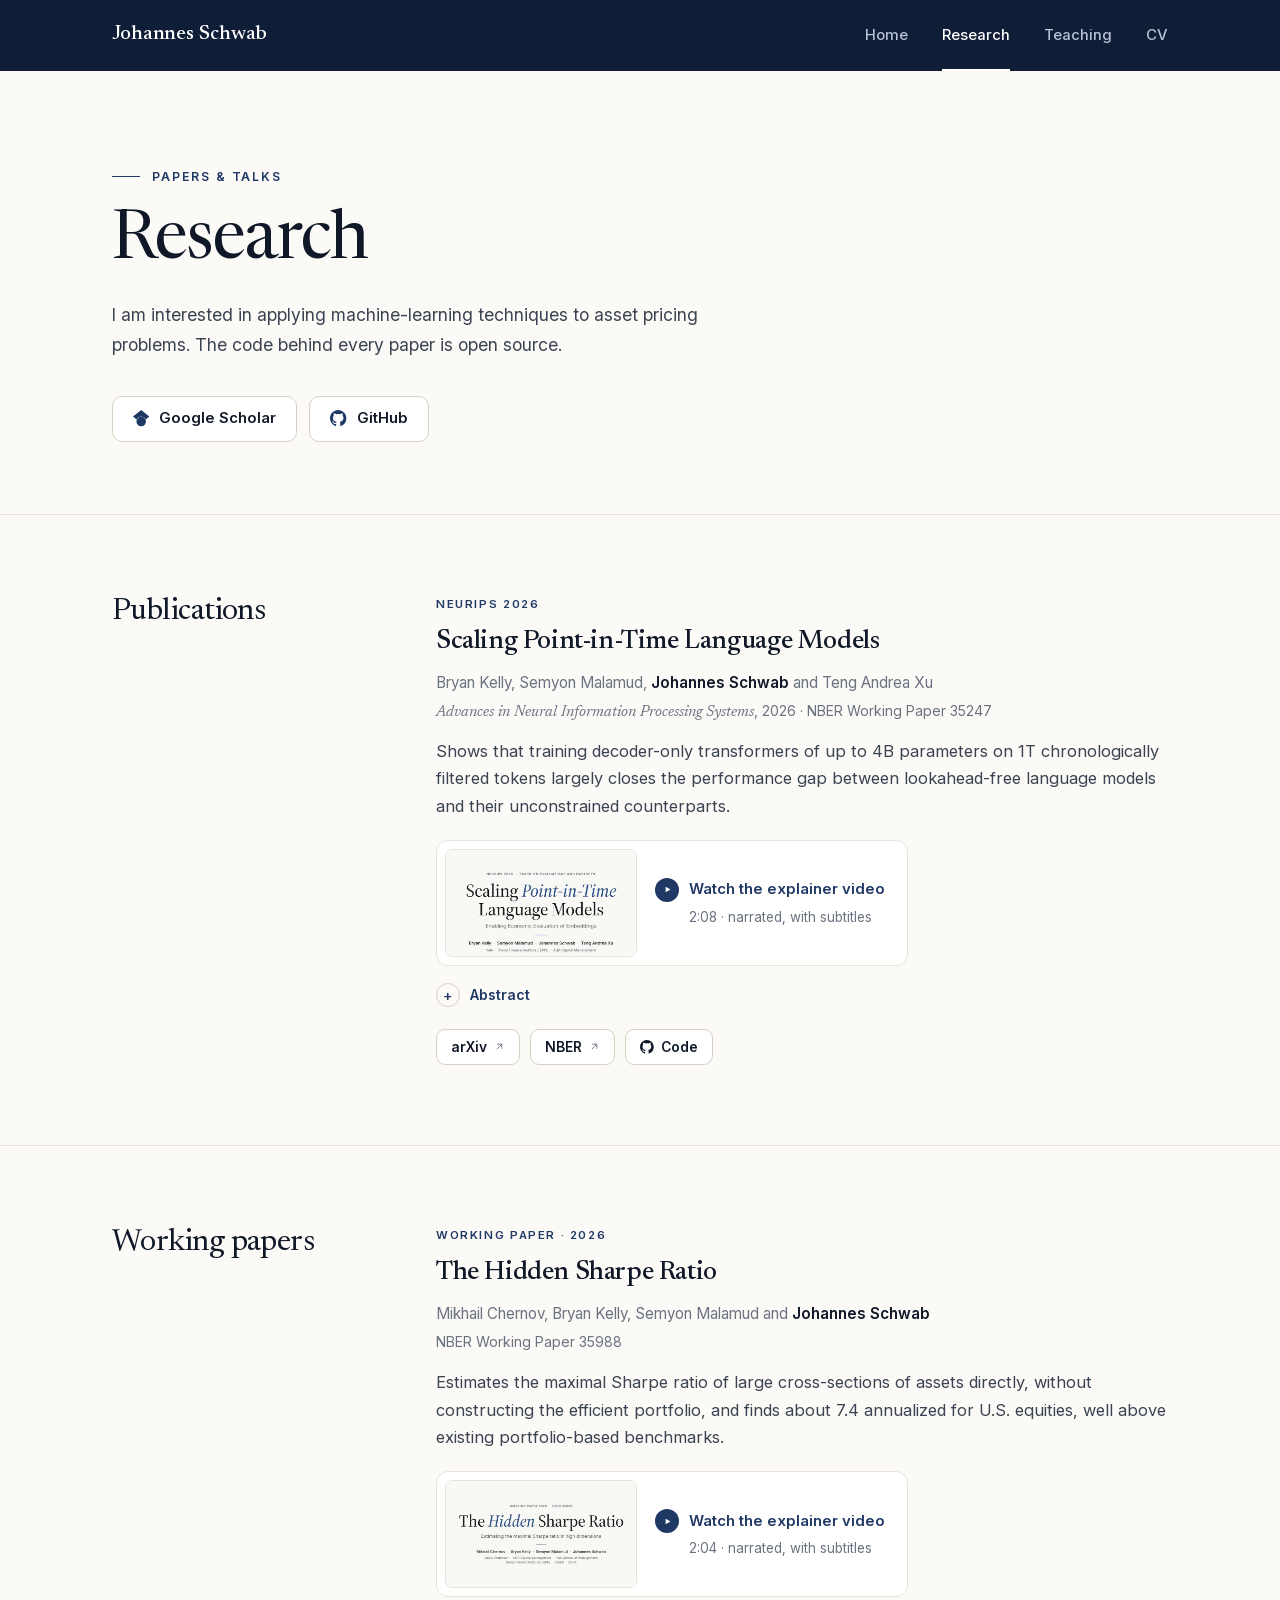
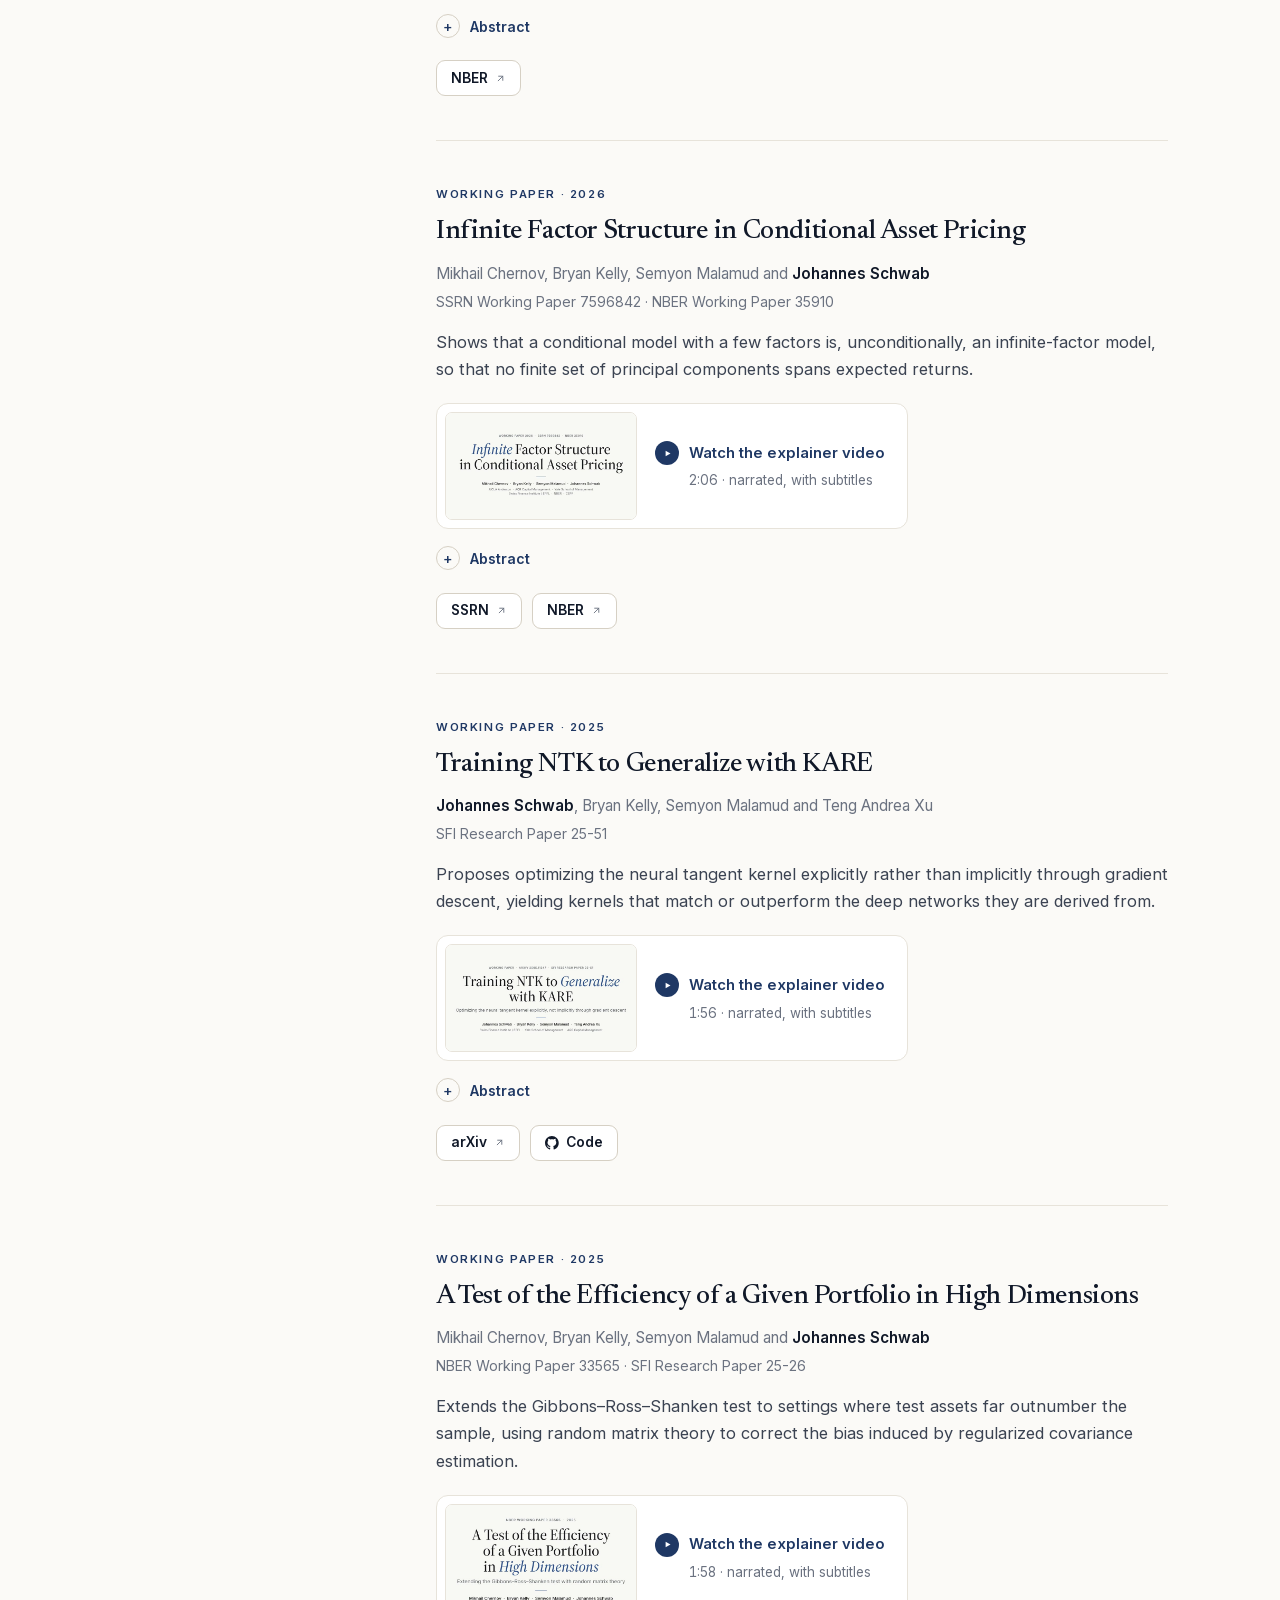
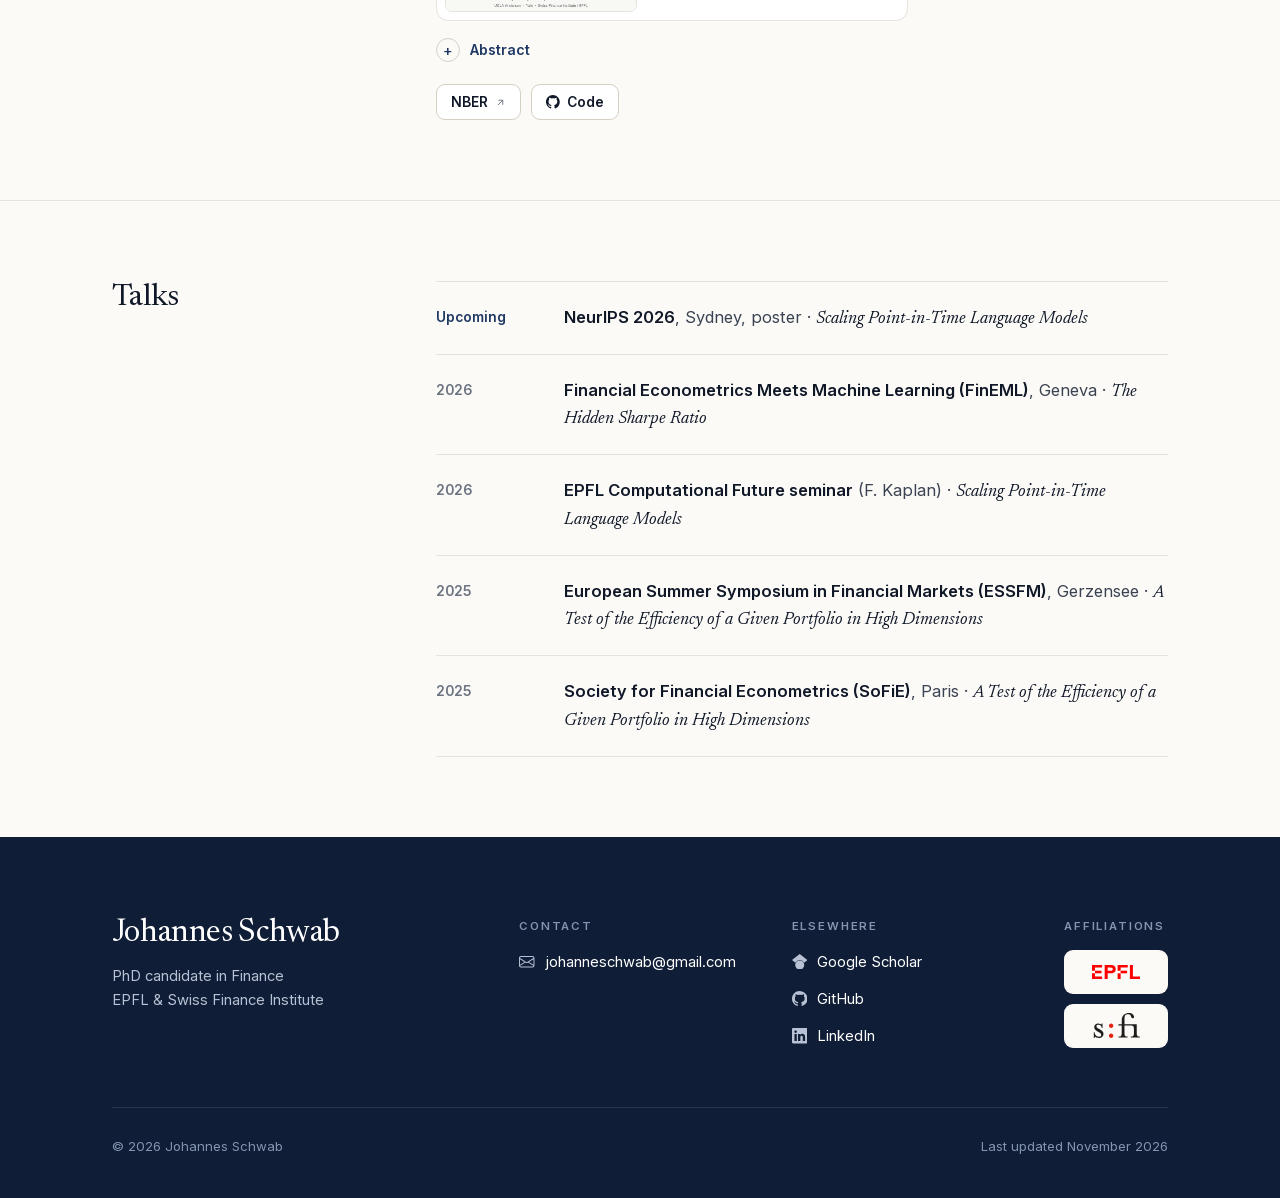
<file: research.html>
<!doctype html>
<html lang="en">
<head>
<meta charset="utf-8">
<meta name="viewport" content="width=device-width, initial-scale=1">
<meta name="color-scheme" content="light">
<meta name="theme-color" content="#0f1d36">
<title>Research · Johannes Schwab</title>
<meta name="description" content="Papers and talks by Johannes Schwab on point-in-time language models, neural tangent kernels and high-dimensional asset pricing tests.">
<meta name="author" content="Johannes Schwab">
<link rel="canonical" href="https://johannes-schwab.github.io/research.html">
<meta property="og:type" content="website">
<meta property="og:url" content="https://johannes-schwab.github.io/research.html">
<meta property="og:title" content="Research · Johannes Schwab">
<meta property="og:description" content="Papers and talks on point-in-time language models, neural tangent kernels and high-dimensional asset pricing tests.">
<meta property="og:image" content="https://johannes-schwab.github.io/og-image.png">
<meta property="og:image:width" content="1200">
<meta property="og:image:height" content="630">
<meta name="twitter:card" content="summary_large_image">
<link rel="icon" href="favicon.svg" type="image/svg+xml">
<link rel="preload" href="fonts/inter-latin.woff2" as="font" type="font/woff2" crossorigin>
<link rel="preload" href="fonts/newsreader-latin.woff2" as="font" type="font/woff2" crossorigin>
<link rel="stylesheet" href="style.css">
<script src="video.js" defer></script>
</head>
<body>
<header class="site-header">
  <div class="container">
    <a class="wordmark" href="index.html">Johannes Schwab</a>
    <nav class="nav" aria-label="Main">
      <a href="index.html">Home</a>
      <a href="research.html" aria-current="page">Research</a>
      <a href="teaching.html">Teaching</a>
      <a href="cv.html">CV</a>
    </nav>
  </div>
</header>

<main>
  <header class="page-head">
    <div class="container">
      <p class="eyebrow rise">Papers &amp; talks</p>
      <h1 class="rise d1">Research</h1>
      <p class="intro rise d2">I am interested in applying machine-learning techniques to asset pricing problems. The code behind every paper is open source.</p>
      <div class="actions rise d3">
        <a class="btn btn-secondary" href="https://scholar.google.com/citations?user=1dp8BZwAAAAJ"><svg class="brand" viewBox="0 0 24 24" fill="currentColor" aria-hidden="true"><path d="M5.242 13.769L0 9.5 12 0l12 9.5-5.242 4.269C17.548 11.249 14.978 9.5 12 9.5c-2.977 0-5.548 1.748-6.758 4.269zM12 10a7 7 0 1 0 0 14 7 7 0 0 0 0-14z"/></svg>Google Scholar</a>
        <a class="btn btn-secondary" href="https://github.com/DjoFE2021"><svg class="brand" viewBox="0 0 16 16" fill="currentColor" aria-hidden="true"><path d="M8 0C3.58 0 0 3.58 0 8c0 3.54 2.29 6.53 5.47 7.59.4.07.55-.17.55-.38 0-.19-.01-.82-.01-1.49-2.01.37-2.53-.49-2.69-.94-.09-.23-.48-.94-.82-1.13-.28-.15-.68-.52-.01-.53.63-.01 1.08.58 1.23.82.72 1.21 1.87.87 2.33.66.07-.52.28-.87.51-1.07-1.78-.2-3.64-.89-3.64-3.95 0-.87.31-1.59.82-2.15-.08-.2-.36-1.02.08-2.12 0 0 .67-.21 2.2.82.64-.18 1.32-.27 2-.27s1.36.09 2 .27c1.53-1.04 2.2-.82 2.2-.82.44 1.1.16 1.92.08 2.12.51.56.82 1.27.82 2.15 0 3.07-1.87 3.75-3.65 3.95.29.25.54.73.54 1.48 0 1.07-.01 1.93-.01 2.2 0 .21.15.46.55.38A8.01 8.01 0 0 0 16 8c0-4.42-3.58-8-8-8"/></svg>GitHub</a>
      </div>
    </div>
  </header>

  <section class="block">
    <div class="container">
      <h2 class="block-title">Publications</h2>
      <div>
        <article class="pub">
          <span class="tag">NeurIPS 2026</span>
          <h3><a href="https://arxiv.org/abs/2607.11889">Scaling Point-in-Time Language Models</a></h3>
          <p class="authors">Bryan Kelly, Semyon Malamud, <strong>Johannes Schwab</strong> and Teng Andrea Xu</p>
          <p class="series"><em>Advances in Neural Information Processing Systems</em>, 2026 · NBER Working Paper 35247</p>
          <p class="summary">Shows that training decoder-only transformers of up to 4B parameters on 1T chronologically filtered tokens largely closes the performance gap between lookahead-free language models and their unconstrained counterparts.</p>
          <a class="watch" href="videos/pit-llm.mp4" data-video="pit-llm" data-title="Scaling Point-in-Time Language Models">
            <span class="watch-thumb"><img src="videos/pit-llm-thumb.jpg" alt="" width="192" height="108" loading="lazy"></span>
            <span class="watch-text"><span class="watch-label"><span class="play"><svg viewBox="0 0 24 24" fill="currentColor" aria-hidden="true"><path d="M7 4.5v15l13-7.5z"/></svg></span>Watch the explainer video</span><span class="watch-meta">2:08 · narrated, with subtitles</span></span>
          </a>
          <details class="abstract">
            <summary>Abstract</summary>
            <p>Large language models trained on unrestricted internet corpora inevitably embed information from the future, introducing lookahead bias that compromises the validity of backtests and causal inference in finance and the social sciences. Point-in-time language models—trained exclusively on text available up to each calendar date—eliminate this leakage by construction, but existing efforts typically produce models that lag substantially behind their unconstrained counterparts. We show that this performance gap can be substantially narrowed through scale. Training decoder-only transformers with up to 4 billion parameters on 1 trillion chronologically filtered tokens from FineWeb, we construct a sequence of yearly model checkpoints spanning 2013–2024. Across a range of common-sense reasoning and language understanding benchmarks, our models approach the performance of leading open-weight models of comparable size (e.g., Gemma-3-4B and LLaMA-7B) trained on temporally unrestricted data, although a performance gap remains on several tasks. Instruction fine-tuning via LoRA further improves downstream usability. We release the complete pipeline—including dataset construction, training infrastructure, and evaluation code—to enable reproducible point-in-time language modeling and to support research applications that require strict temporal validity.</p>
          </details>
          <ul class="chips">
            <li><a class="chip" href="https://arxiv.org/abs/2607.11889">arXiv<svg class="icon" viewBox="0 0 24 24" fill="none" stroke="currentColor" stroke-width="2" stroke-linecap="round" stroke-linejoin="round" aria-hidden="true"><path d="M7 17 17 7"/><path d="M8 7h9v9"/></svg></a></li>
            <li><a class="chip" href="https://www.nber.org/papers/w35247">NBER<svg class="icon" viewBox="0 0 24 24" fill="none" stroke="currentColor" stroke-width="2" stroke-linecap="round" stroke-linejoin="round" aria-hidden="true"><path d="M7 17 17 7"/><path d="M8 7h9v9"/></svg></a></li>
            <li><a class="chip" href="https://github.com/DjoFE2021/Point-In-Time-LLM"><svg class="brand" viewBox="0 0 16 16" fill="currentColor" aria-hidden="true"><path d="M8 0C3.58 0 0 3.58 0 8c0 3.54 2.29 6.53 5.47 7.59.4.07.55-.17.55-.38 0-.19-.01-.82-.01-1.49-2.01.37-2.53-.49-2.69-.94-.09-.23-.48-.94-.82-1.13-.28-.15-.68-.52-.01-.53.63-.01 1.08.58 1.23.82.72 1.21 1.87.87 2.33.66.07-.52.28-.87.51-1.07-1.78-.2-3.64-.89-3.64-3.95 0-.87.31-1.59.82-2.15-.08-.2-.36-1.02.08-2.12 0 0 .67-.21 2.2.82.64-.18 1.32-.27 2-.27s1.36.09 2 .27c1.53-1.04 2.2-.82 2.2-.82.44 1.1.16 1.92.08 2.12.51.56.82 1.27.82 2.15 0 3.07-1.87 3.75-3.65 3.95.29.25.54.73.54 1.48 0 1.07-.01 1.93-.01 2.2 0 .21.15.46.55.38A8.01 8.01 0 0 0 16 8c0-4.42-3.58-8-8-8"/></svg>Code</a></li>
          </ul>
        </article>
      </div>
    </div>
  </section>

  <section class="block">
    <div class="container">
      <h2 class="block-title">Working papers</h2>
      <div>
        <article class="pub">
          <span class="tag">Working paper · 2026</span>
          <h3><a href="https://www.nber.org/papers/w35988">The Hidden Sharpe Ratio</a></h3>
          <p class="authors">Mikhail Chernov, Bryan Kelly, Semyon Malamud and <strong>Johannes Schwab</strong></p>
          <p class="series">NBER Working Paper 35988</p>
          <p class="summary">Estimates the maximal Sharpe ratio of large cross-sections of assets directly, without constructing the efficient portfolio, and finds about 7.4 annualized for U.S. equities, well above existing portfolio-based benchmarks.</p>
          <a class="watch" href="videos/hidden-sharpe.mp4" data-video="hidden-sharpe" data-title="The Hidden Sharpe Ratio">
            <span class="watch-thumb"><img src="videos/hidden-sharpe-thumb.jpg" alt="" width="192" height="108" loading="lazy"></span>
            <span class="watch-text"><span class="watch-label"><span class="play"><svg viewBox="0 0 24 24" fill="currentColor" aria-hidden="true"><path d="M7 4.5v15l13-7.5z"/></svg></span>Watch the explainer video</span><span class="watch-meta">2:04 · narrated, with subtitles</span></span>
          </a>
          <details class="abstract">
            <summary>Abstract</summary>
            <p>We estimate the maximal Sharpe ratio in large cross-sections of assets directly, without constructing the efficient portfolio. Covariance estimation in this setting requires regularization, which suppresses the contribution of small-eigenvalue directions. Our estimator progressively recovers this contribution, yielding tight upper and lower bounds with asymptotic confidence intervals. We further show that ridge-regularized Markowitz portfolios, the construction underlying many existing high-Sharpe benchmarks, deliver out-of-sample Sharpe ratios that fall short of the true maximum by an explicit, non-vanishing multiplicative factor. Applied to U.S. equities, the method delivers an estimated maximal annualized Sharpe ratio of approximately 7.4, or 5.0 once micro-cap stocks are excluded, substantially exceeding existing portfolio-based benchmarks of 1.0–4.0. Adding corporate bonds raises the maximum, though not by a statistically significant margin. Nonlinear portfolio weights dominate linear ones, and characteristics introduced after 2004 contribute little additional Sharpe ratio.</p>
          </details>
          <ul class="chips">
            <li><a class="chip" href="https://www.nber.org/papers/w35988">NBER<svg class="icon" viewBox="0 0 24 24" fill="none" stroke="currentColor" stroke-width="2" stroke-linecap="round" stroke-linejoin="round" aria-hidden="true"><path d="M7 17 17 7"/><path d="M8 7h9v9"/></svg></a></li>
          </ul>
        </article>

        <article class="pub">
          <span class="tag">Working paper · 2026</span>
          <h3><a href="https://papers.ssrn.com/sol3/papers.cfm?abstract_id=7596842">Infinite Factor Structure in Conditional Asset Pricing</a></h3>
          <p class="authors">Mikhail Chernov, Bryan Kelly, Semyon Malamud and <strong>Johannes Schwab</strong></p>
          <p class="series">SSRN Working Paper 7596842 · NBER Working Paper 35910</p>
          <p class="summary">Shows that a conditional model with a few factors is, unconditionally, an infinite-factor model, so that no finite set of principal components spans expected returns.</p>
          <a class="watch" href="videos/infinite-factors.mp4" data-video="infinite-factors" data-title="Infinite Factor Structure in Conditional Asset Pricing">
            <span class="watch-thumb"><img src="videos/infinite-factors-thumb.jpg" alt="" width="192" height="108" loading="lazy"></span>
            <span class="watch-text"><span class="watch-label"><span class="play"><svg viewBox="0 0 24 24" fill="currentColor" aria-hidden="true"><path d="M7 4.5v15l13-7.5z"/></svg></span>Watch the explainer video</span><span class="watch-meta">2:06 · narrated, with subtitles</span></span>
          </a>
          <details class="abstract">
            <summary>Abstract</summary>
            <p>The return covariance matrix is widely assumed to have an eigenvalue cliff: a few large eigenvalues, then a bounded bulk, as in the approximate factor structure of Chamberlain and Rothschild (1983). This premise underlies factor tests, principal component methods, and large-covariance estimation. However, estimating covariances from returns pooled across states means viewing a conditional world unconditionally. We show that, generically, this view removes the cliff: a conditional model with a few factors is, unconditionally, an infinite-factor model in which infinitely many eigenvalues diverge. This holds for the characteristic-managed portfolios that machine-learning methods trade, and for individual stocks whose loadings differ persistently across firms. Yet as long as conditional expected returns admit no asymptotic arbitrage, the maximal Sharpe ratio stays finite. For generic expected returns, infinitely many components are priced, so no finite set of principal components spans expected returns. Reducing returns to a few principal components therefore discards priced risk.</p>
          </details>
          <ul class="chips">
            <li><a class="chip" href="https://papers.ssrn.com/sol3/papers.cfm?abstract_id=7596842">SSRN<svg class="icon" viewBox="0 0 24 24" fill="none" stroke="currentColor" stroke-width="2" stroke-linecap="round" stroke-linejoin="round" aria-hidden="true"><path d="M7 17 17 7"/><path d="M8 7h9v9"/></svg></a></li>
            <li><a class="chip" href="https://www.nber.org/papers/w35910">NBER<svg class="icon" viewBox="0 0 24 24" fill="none" stroke="currentColor" stroke-width="2" stroke-linecap="round" stroke-linejoin="round" aria-hidden="true"><path d="M7 17 17 7"/><path d="M8 7h9v9"/></svg></a></li>
          </ul>
        </article>

        <article class="pub">
          <span class="tag">Working paper · 2025</span>
          <h3><a href="https://arxiv.org/abs/2505.11347">Training NTK to Generalize with KARE</a></h3>
          <p class="authors"><strong>Johannes Schwab</strong>, Bryan Kelly, Semyon Malamud and Teng Andrea Xu</p>
          <p class="series">SFI Research Paper 25-51</p>
          <p class="summary">Proposes optimizing the neural tangent kernel explicitly rather than implicitly through gradient descent, yielding kernels that match or outperform the deep networks they are derived from.</p>
          <a class="watch" href="videos/ntk-kare.mp4" data-video="ntk-kare" data-title="Training NTK to Generalize with KARE">
            <span class="watch-thumb"><img src="videos/ntk-kare-thumb.jpg" alt="" width="192" height="108" loading="lazy"></span>
            <span class="watch-text"><span class="watch-label"><span class="play"><svg viewBox="0 0 24 24" fill="currentColor" aria-hidden="true"><path d="M7 4.5v15l13-7.5z"/></svg></span>Watch the explainer video</span><span class="watch-meta">1:56 · narrated, with subtitles</span></span>
          </a>
          <details class="abstract">
            <summary>Abstract</summary>
            <p>The performance of the data-dependent neural tangent kernel (NTK; Jacot et al. (2018)) associated with a trained deep neural network (DNN) often matches or exceeds that of the full network. This implies that DNN training via gradient descent implicitly performs kernel learning by optimizing the NTK. In this paper, we propose instead to optimize the NTK explicitly. Rather than minimizing empirical risk, we train the NTK to minimize its generalization error using the recently developed Kernel Alignment Risk Estimator (KARE; Jacot et al. (2020)). Our simulations and real data experiments show that NTKs trained with KARE consistently match or significantly outperform the original DNN and the DNN-induced NTK (the after-kernel). These results suggest that explicitly trained kernels can outperform traditional end-to-end DNN optimization in certain settings, challenging the conventional dominance of DNNs. We argue that explicit training of NTK is a form of over-parametrized feature learning.</p>
          </details>
          <ul class="chips">
            <li><a class="chip" href="https://arxiv.org/abs/2505.11347">arXiv<svg class="icon" viewBox="0 0 24 24" fill="none" stroke="currentColor" stroke-width="2" stroke-linecap="round" stroke-linejoin="round" aria-hidden="true"><path d="M7 17 17 7"/><path d="M8 7h9v9"/></svg></a></li>
            <li><a class="chip" href="https://github.com/DjoFE2021/ntk-kare"><svg class="brand" viewBox="0 0 16 16" fill="currentColor" aria-hidden="true"><path d="M8 0C3.58 0 0 3.58 0 8c0 3.54 2.29 6.53 5.47 7.59.4.07.55-.17.55-.38 0-.19-.01-.82-.01-1.49-2.01.37-2.53-.49-2.69-.94-.09-.23-.48-.94-.82-1.13-.28-.15-.68-.52-.01-.53.63-.01 1.08.58 1.23.82.72 1.21 1.87.87 2.33.66.07-.52.28-.87.51-1.07-1.78-.2-3.64-.89-3.64-3.95 0-.87.31-1.59.82-2.15-.08-.2-.36-1.02.08-2.12 0 0 .67-.21 2.2.82.64-.18 1.32-.27 2-.27s1.36.09 2 .27c1.53-1.04 2.2-.82 2.2-.82.44 1.1.16 1.92.08 2.12.51.56.82 1.27.82 2.15 0 3.07-1.87 3.75-3.65 3.95.29.25.54.73.54 1.48 0 1.07-.01 1.93-.01 2.2 0 .21.15.46.55.38A8.01 8.01 0 0 0 16 8c0-4.42-3.58-8-8-8"/></svg>Code</a></li>
          </ul>
        </article>

        <article class="pub">
          <span class="tag">Working paper · 2025</span>
          <h3><a href="https://www.nber.org/papers/w33565">A Test of the Efficiency of a Given Portfolio in High Dimensions</a></h3>
          <p class="authors">Mikhail Chernov, Bryan Kelly, Semyon Malamud and <strong>Johannes Schwab</strong></p>
          <p class="series">NBER Working Paper 33565 · SFI Research Paper 25-26</p>
          <p class="summary">Extends the Gibbons–Ross–Shanken test to settings where test assets far outnumber the sample, using random matrix theory to correct the bias induced by regularized covariance estimation.</p>
          <a class="watch" href="videos/hd-efficiency-test.mp4" data-video="hd-efficiency-test" data-title="A Test of the Efficiency of a Given Portfolio in High Dimensions">
            <span class="watch-thumb"><img src="videos/hd-efficiency-test-thumb.jpg" alt="" width="192" height="108" loading="lazy"></span>
            <span class="watch-text"><span class="watch-label"><span class="play"><svg viewBox="0 0 24 24" fill="currentColor" aria-hidden="true"><path d="M7 4.5v15l13-7.5z"/></svg></span>Watch the explainer video</span><span class="watch-meta">1:58 · narrated, with subtitles</span></span>
          </a>
          <details class="abstract">
            <summary>Abstract</summary>
            <p>We extend the Gibbons–Ross–Shanken test to high-dimensional cases, when the number of test assets far exceeds the sample size and the return covariance matrix is ill-conditioned or singular, as inevitably occurs with large, richly specified test portfolios. In such cases, one must use a regularized (and therefore biased) estimator of the covariance matrix, which distorts the original GRS test statistic. We use Random Matrix Theory to correct for this bias and characterize the asymptotic power of the resulting test. Power increases with the number of test assets and reaches its maximum across a broad range of local alternatives. These findings are supported by extensive simulations. We empirically implement the test on state-of-the-art candidate factor portfolios and test assets to evaluate conditional asset pricing performance.</p>
          </details>
          <ul class="chips">
            <li><a class="chip" href="https://www.nber.org/papers/w33565">NBER<svg class="icon" viewBox="0 0 24 24" fill="none" stroke="currentColor" stroke-width="2" stroke-linecap="round" stroke-linejoin="round" aria-hidden="true"><path d="M7 17 17 7"/><path d="M8 7h9v9"/></svg></a></li>
            <li><a class="chip" href="https://github.com/DjoFE2021/CKMSEfficiencyTest"><svg class="brand" viewBox="0 0 16 16" fill="currentColor" aria-hidden="true"><path d="M8 0C3.58 0 0 3.58 0 8c0 3.54 2.29 6.53 5.47 7.59.4.07.55-.17.55-.38 0-.19-.01-.82-.01-1.49-2.01.37-2.53-.49-2.69-.94-.09-.23-.48-.94-.82-1.13-.28-.15-.68-.52-.01-.53.63-.01 1.08.58 1.23.82.72 1.21 1.87.87 2.33.66.07-.52.28-.87.51-1.07-1.78-.2-3.64-.89-3.64-3.95 0-.87.31-1.59.82-2.15-.08-.2-.36-1.02.08-2.12 0 0 .67-.21 2.2.82.64-.18 1.32-.27 2-.27s1.36.09 2 .27c1.53-1.04 2.2-.82 2.2-.82.44 1.1.16 1.92.08 2.12.51.56.82 1.27.82 2.15 0 3.07-1.87 3.75-3.65 3.95.29.25.54.73.54 1.48 0 1.07-.01 1.93-.01 2.2 0 .21.15.46.55.38A8.01 8.01 0 0 0 16 8c0-4.42-3.58-8-8-8"/></svg>Code</a></li>
          </ul>
        </article>
      </div>
    </div>
  </section>

  <section class="block">
    <div class="container">
      <h2 class="block-title">Talks</h2>
      <ul class="timeline">
        <li><span class="when next">Upcoming</span><p><strong>NeurIPS 2026</strong>, Sydney, poster · <cite>Scaling Point-in-Time Language Models</cite></p></li>
        <li><span class="when">2026</span><p><strong>Financial Econometrics Meets Machine Learning (FinEML)</strong>, Geneva · <cite>The Hidden Sharpe Ratio</cite></p></li>
        <li><span class="when">2026</span><p><strong>EPFL Computational Future seminar</strong> (F.&nbsp;Kaplan) · <cite>Scaling Point-in-Time Language Models</cite></p></li>
        <li><span class="when">2025</span><p><strong>European Summer Symposium in Financial Markets (ESSFM)</strong>, Gerzensee · <cite>A Test of the Efficiency of a Given Portfolio in High Dimensions</cite></p></li>
        <li><span class="when">2025</span><p><strong>Society for Financial Econometrics (SoFiE)</strong>, Paris · <cite>A Test of the Efficiency of a Given Portfolio in High Dimensions</cite></p></li>
      </ul>
    </div>
  </section>
</main>

<footer class="site-footer">
  <div class="container">
    <div class="footer-grid">
      <div>
        <p class="footer-name">Johannes Schwab</p>
        <p class="footer-about">PhD candidate in Finance<br>EPFL &amp; Swiss Finance Institute</p>
      </div>
      <div>
        <p class="footer-label">Contact</p>
        <ul class="footer-list"><li><a href="mailto:johanneschwab@gmail.com"><svg class="brand" viewBox="0 0 16 16" fill="currentColor" aria-hidden="true"><path d="M0 4a2 2 0 0 1 2-2h12a2 2 0 0 1 2 2v8a2 2 0 0 1-2 2H2a2 2 0 0 1-2-2zm2-1a1 1 0 0 0-1 1v.217l7 4.2 7-4.2V4a1 1 0 0 0-1-1zm13 2.383-4.708 2.825L15 11.105zm-.034 6.876-5.64-3.471L8 9.583l-1.326-.795-5.64 3.47A1 1 0 0 0 2 13h12a1 1 0 0 0 .966-.741M1 11.105l4.708-2.897L1 5.383z"/></svg>johanneschwab@gmail.com</a></li></ul>
      </div>
      <div>
        <p class="footer-label">Elsewhere</p>
        <ul class="footer-list">
          <li><a href="https://scholar.google.com/citations?user=1dp8BZwAAAAJ"><svg class="brand" viewBox="0 0 24 24" fill="currentColor" aria-hidden="true"><path d="M5.242 13.769L0 9.5 12 0l12 9.5-5.242 4.269C17.548 11.249 14.978 9.5 12 9.5c-2.977 0-5.548 1.748-6.758 4.269zM12 10a7 7 0 1 0 0 14 7 7 0 0 0 0-14z"/></svg>Google Scholar</a></li>
          <li><a href="https://github.com/DjoFE2021"><svg class="brand" viewBox="0 0 16 16" fill="currentColor" aria-hidden="true"><path d="M8 0C3.58 0 0 3.58 0 8c0 3.54 2.29 6.53 5.47 7.59.4.07.55-.17.55-.38 0-.19-.01-.82-.01-1.49-2.01.37-2.53-.49-2.69-.94-.09-.23-.48-.94-.82-1.13-.28-.15-.68-.52-.01-.53.63-.01 1.08.58 1.23.82.72 1.21 1.87.87 2.33.66.07-.52.28-.87.51-1.07-1.78-.2-3.64-.89-3.64-3.95 0-.87.31-1.59.82-2.15-.08-.2-.36-1.02.08-2.12 0 0 .67-.21 2.2.82.64-.18 1.32-.27 2-.27s1.36.09 2 .27c1.53-1.04 2.2-.82 2.2-.82.44 1.1.16 1.92.08 2.12.51.56.82 1.27.82 2.15 0 3.07-1.87 3.75-3.65 3.95.29.25.54.73.54 1.48 0 1.07-.01 1.93-.01 2.2 0 .21.15.46.55.38A8.01 8.01 0 0 0 16 8c0-4.42-3.58-8-8-8"/></svg>GitHub</a></li>
          <li><a href="https://www.linkedin.com/in/jschwab5"><svg class="brand" viewBox="0 0 16 16" fill="currentColor" aria-hidden="true"><path d="M0 1.146C0 .513.526 0 1.175 0h13.65C15.474 0 16 .513 16 1.146v13.708c0 .633-.526 1.146-1.175 1.146H1.175C.526 16 0 15.487 0 14.854zm4.943 12.248V6.169H2.542v7.225zm-1.2-8.212c.837 0 1.358-.554 1.358-1.248-.015-.709-.52-1.248-1.342-1.248S2.4 3.226 2.4 3.934c0 .694.521 1.248 1.327 1.248zm4.908 8.212V9.359c0-.216.016-.432.08-.586.173-.431.568-.878 1.232-.878.869 0 1.216.662 1.216 1.634v3.865h2.401V9.25c0-2.22-1.184-3.252-2.764-3.252-1.274 0-1.845.7-2.165 1.193v.025h-.016l.016-.025V6.169h-2.4c.03.678 0 7.225 0 7.225z"/></svg>LinkedIn</a></li>
        </ul>
      </div>
      <div>
        <p class="footer-label">Affiliations</p>
        <div class="footer-logos"><a class="logo-tile" href="https://www.epfl.ch" title="EPFL"><img src="logos/epfl.svg" alt="EPFL" width="62" height="18"></a><a class="logo-tile" href="https://www.sfi.ch" title="Swiss Finance Institute"><img class="sfi" src="logos/sfi.svg" alt="Swiss Finance Institute" width="51" height="26"></a></div>
      </div>
    </div>
    <div class="footer-bottom"><span>© 2026 Johannes Schwab</span><span>Last updated November 2026</span></div>
  </div>
</footer>
</body>
</html>
</file>
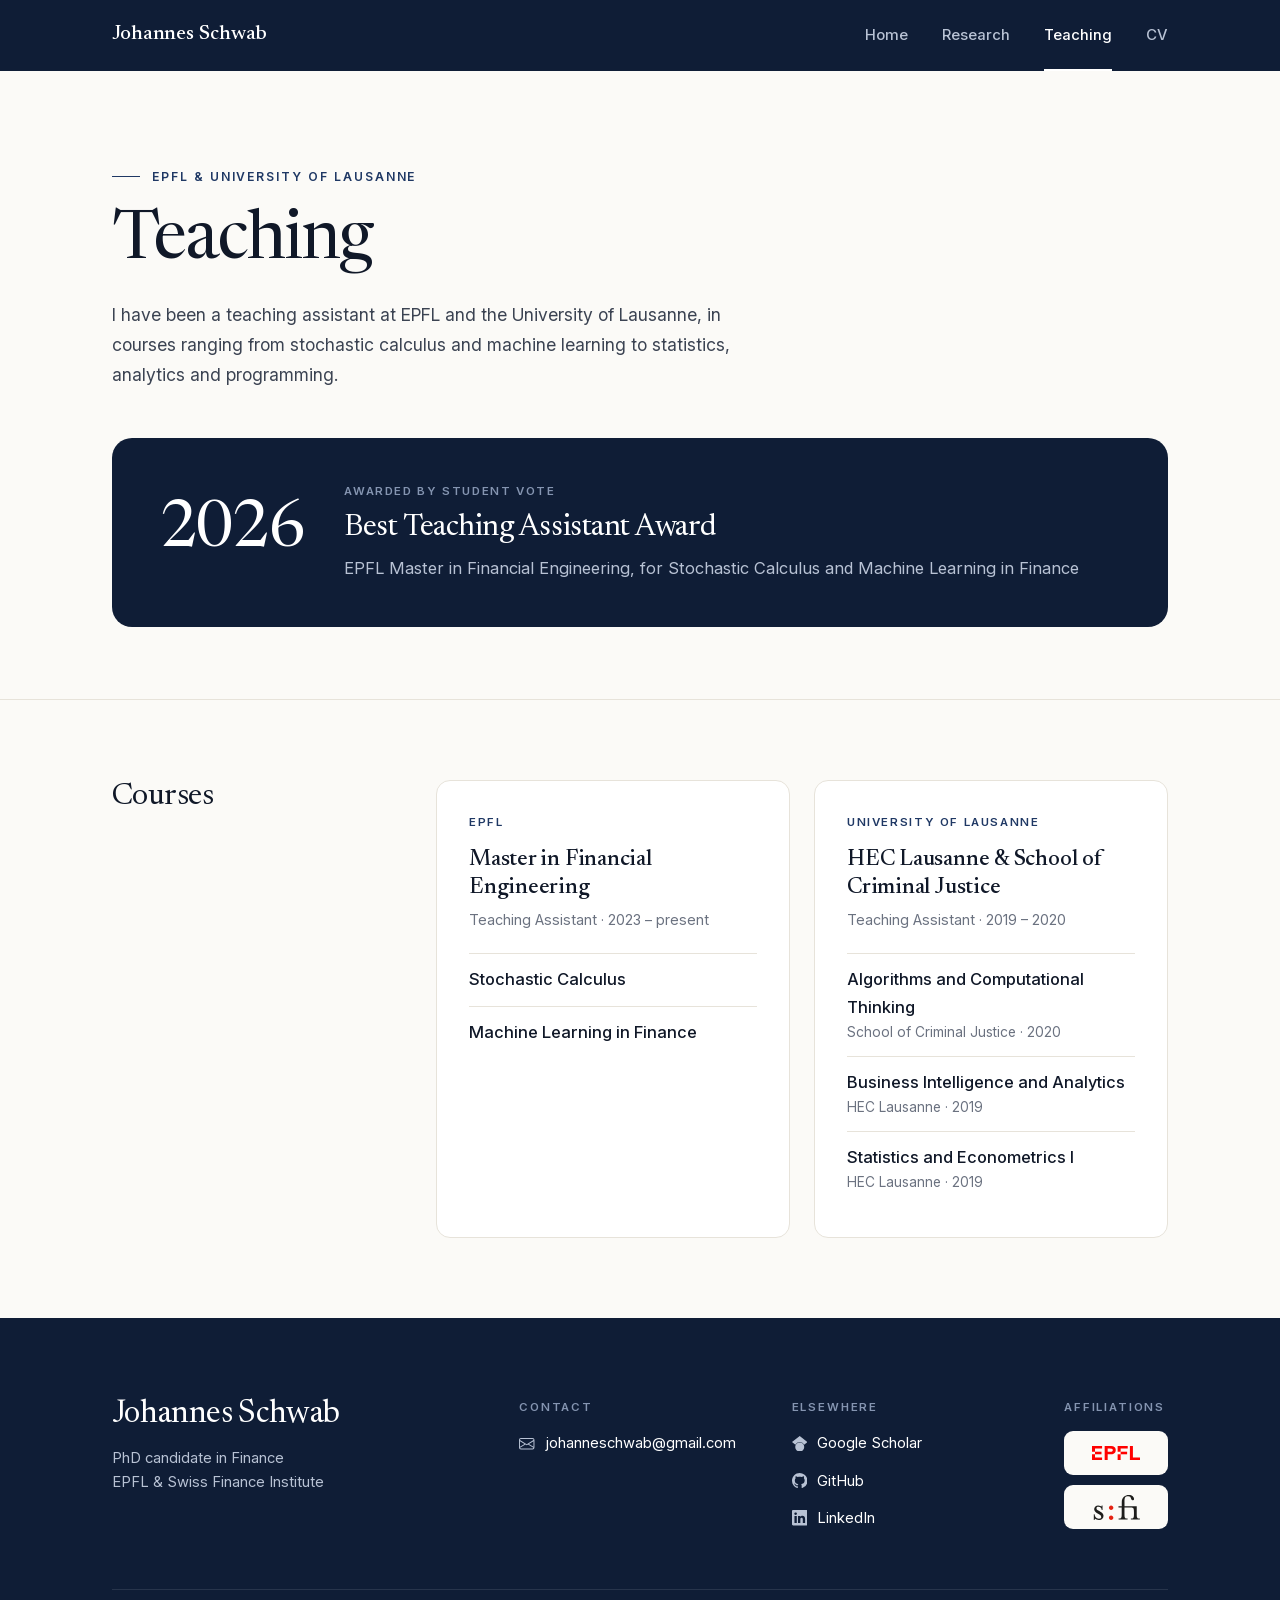
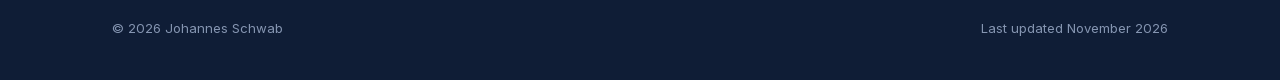
<file: teaching.html>
<!doctype html>
<html lang="en">
<head>
<meta charset="utf-8">
<meta name="viewport" content="width=device-width, initial-scale=1">
<meta name="color-scheme" content="light">
<meta name="theme-color" content="#0f1d36">
<title>Teaching · Johannes Schwab</title>
<meta name="description" content="Teaching by Johannes Schwab at EPFL and the University of Lausanne, including the 2026 Best Teaching Assistant Award.">
<meta name="author" content="Johannes Schwab">
<link rel="canonical" href="https://johannes-schwab.github.io/teaching.html">
<meta property="og:type" content="website">
<meta property="og:url" content="https://johannes-schwab.github.io/teaching.html">
<meta property="og:title" content="Teaching · Johannes Schwab">
<meta property="og:description" content="Teaching at EPFL and the University of Lausanne, including the 2026 Best Teaching Assistant Award.">
<meta property="og:image" content="https://johannes-schwab.github.io/og-image.png">
<meta property="og:image:width" content="1200">
<meta property="og:image:height" content="630">
<meta name="twitter:card" content="summary_large_image">
<link rel="icon" href="favicon.svg" type="image/svg+xml">
<link rel="preload" href="fonts/inter-latin.woff2" as="font" type="font/woff2" crossorigin>
<link rel="preload" href="fonts/newsreader-latin.woff2" as="font" type="font/woff2" crossorigin>
<link rel="stylesheet" href="style.css">
</head>
<body>
<header class="site-header">
  <div class="container">
    <a class="wordmark" href="index.html">Johannes Schwab</a>
    <nav class="nav" aria-label="Main">
      <a href="index.html">Home</a>
      <a href="research.html">Research</a>
      <a href="teaching.html" aria-current="page">Teaching</a>
      <a href="cv.html">CV</a>
    </nav>
  </div>
</header>

<main>
  <header class="page-head">
    <div class="container">
      <p class="eyebrow rise">EPFL &amp; University of Lausanne</p>
      <h1 class="rise d1">Teaching</h1>
      <p class="intro rise d2">I have been a teaching assistant at EPFL and the University of Lausanne, in courses ranging from stochastic calculus and machine learning to statistics, analytics and programming.</p>
      <div class="award rise d3">
        <div class="year">2026</div>
        <div>
          <span class="tag">Awarded by student vote</span>
          <h2>Best Teaching Assistant Award</h2>
          <p>EPFL Master in Financial Engineering, for Stochastic Calculus and Machine Learning in Finance</p>
        </div>
      </div>
    </div>
  </header>

  <section class="block">
    <div class="container">
      <h2 class="block-title">Courses</h2>
      <div class="courses">
        <article class="course">
          <span class="tag">EPFL</span>
          <h3>Master in Financial Engineering</h3>
          <p class="when">Teaching Assistant · 2023 – present</p>
          <ul>
            <li>Stochastic Calculus</li>
            <li>Machine Learning in Finance</li>
          </ul>
        </article>
        <article class="course">
          <span class="tag">University of Lausanne</span>
          <h3>HEC Lausanne &amp; School of Criminal Justice</h3>
          <p class="when">Teaching Assistant · 2019 – 2020</p>
          <ul>
            <li>Algorithms and Computational Thinking<span>School of Criminal Justice · 2020</span></li>
            <li>Business Intelligence and Analytics<span>HEC Lausanne · 2019</span></li>
            <li>Statistics and Econometrics I<span>HEC Lausanne · 2019</span></li>
          </ul>
        </article>
      </div>
    </div>
  </section>
</main>

<footer class="site-footer">
  <div class="container">
    <div class="footer-grid">
      <div>
        <p class="footer-name">Johannes Schwab</p>
        <p class="footer-about">PhD candidate in Finance<br>EPFL &amp; Swiss Finance Institute</p>
      </div>
      <div>
        <p class="footer-label">Contact</p>
        <ul class="footer-list"><li><a href="mailto:johanneschwab@gmail.com"><svg class="brand" viewBox="0 0 16 16" fill="currentColor" aria-hidden="true"><path d="M0 4a2 2 0 0 1 2-2h12a2 2 0 0 1 2 2v8a2 2 0 0 1-2 2H2a2 2 0 0 1-2-2zm2-1a1 1 0 0 0-1 1v.217l7 4.2 7-4.2V4a1 1 0 0 0-1-1zm13 2.383-4.708 2.825L15 11.105zm-.034 6.876-5.64-3.471L8 9.583l-1.326-.795-5.64 3.47A1 1 0 0 0 2 13h12a1 1 0 0 0 .966-.741M1 11.105l4.708-2.897L1 5.383z"/></svg>johanneschwab@gmail.com</a></li></ul>
      </div>
      <div>
        <p class="footer-label">Elsewhere</p>
        <ul class="footer-list">
          <li><a href="https://scholar.google.com/citations?user=1dp8BZwAAAAJ"><svg class="brand" viewBox="0 0 24 24" fill="currentColor" aria-hidden="true"><path d="M5.242 13.769L0 9.5 12 0l12 9.5-5.242 4.269C17.548 11.249 14.978 9.5 12 9.5c-2.977 0-5.548 1.748-6.758 4.269zM12 10a7 7 0 1 0 0 14 7 7 0 0 0 0-14z"/></svg>Google Scholar</a></li>
          <li><a href="https://github.com/DjoFE2021"><svg class="brand" viewBox="0 0 16 16" fill="currentColor" aria-hidden="true"><path d="M8 0C3.58 0 0 3.58 0 8c0 3.54 2.29 6.53 5.47 7.59.4.07.55-.17.55-.38 0-.19-.01-.82-.01-1.49-2.01.37-2.53-.49-2.69-.94-.09-.23-.48-.94-.82-1.13-.28-.15-.68-.52-.01-.53.63-.01 1.08.58 1.23.82.72 1.21 1.87.87 2.33.66.07-.52.28-.87.51-1.07-1.78-.2-3.64-.89-3.64-3.95 0-.87.31-1.59.82-2.15-.08-.2-.36-1.02.08-2.12 0 0 .67-.21 2.2.82.64-.18 1.32-.27 2-.27s1.36.09 2 .27c1.53-1.04 2.2-.82 2.2-.82.44 1.1.16 1.92.08 2.12.51.56.82 1.27.82 2.15 0 3.07-1.87 3.75-3.65 3.95.29.25.54.73.54 1.48 0 1.07-.01 1.93-.01 2.2 0 .21.15.46.55.38A8.01 8.01 0 0 0 16 8c0-4.42-3.58-8-8-8"/></svg>GitHub</a></li>
          <li><a href="https://www.linkedin.com/in/jschwab5"><svg class="brand" viewBox="0 0 16 16" fill="currentColor" aria-hidden="true"><path d="M0 1.146C0 .513.526 0 1.175 0h13.65C15.474 0 16 .513 16 1.146v13.708c0 .633-.526 1.146-1.175 1.146H1.175C.526 16 0 15.487 0 14.854zm4.943 12.248V6.169H2.542v7.225zm-1.2-8.212c.837 0 1.358-.554 1.358-1.248-.015-.709-.52-1.248-1.342-1.248S2.4 3.226 2.4 3.934c0 .694.521 1.248 1.327 1.248zm4.908 8.212V9.359c0-.216.016-.432.08-.586.173-.431.568-.878 1.232-.878.869 0 1.216.662 1.216 1.634v3.865h2.401V9.25c0-2.22-1.184-3.252-2.764-3.252-1.274 0-1.845.7-2.165 1.193v.025h-.016l.016-.025V6.169h-2.4c.03.678 0 7.225 0 7.225z"/></svg>LinkedIn</a></li>
        </ul>
      </div>
      <div>
        <p class="footer-label">Affiliations</p>
        <div class="footer-logos"><a class="logo-tile" href="https://www.epfl.ch" title="EPFL"><img src="logos/epfl.svg" alt="EPFL" width="62" height="18"></a><a class="logo-tile" href="https://www.sfi.ch" title="Swiss Finance Institute"><img class="sfi" src="logos/sfi.svg" alt="Swiss Finance Institute" width="51" height="26"></a></div>
      </div>
    </div>
    <div class="footer-bottom"><span>© 2026 Johannes Schwab</span><span>Last updated November 2026</span></div>
  </div>
</footer>
</body>
</html>
</file>
<file: style.css>
/* ==========================================================================
   johannes-schwab.github.io
   Type: Newsreader (headings) and Inter (text), self-hosted in fonts/ (SIL OFL)
   ========================================================================== */

@font-face {
  font-family: "Inter"; font-style: normal; font-weight: 400 700; font-display: swap;
  src: url("fonts/inter-latin.woff2") format("woff2");
}
@font-face {
  font-family: "Newsreader"; font-style: normal; font-weight: 400 600; font-display: swap;
  src: url("fonts/newsreader-latin.woff2") format("woff2");
}
@font-face {
  font-family: "Newsreader"; font-style: italic; font-weight: 400 500; font-display: swap;
  src: url("fonts/newsreader-italic-latin.woff2") format("woff2");
}

:root {
  --paper: #fbfaf7;
  --card: #ffffff;
  --ink: #101828;
  --ink-2: #3b4352;
  --ink-3: #6b7280;
  --line: #e7e3da;
  --line-strong: #d6d0c4;
  --navy: #1f3864;            /* the CV banner navy */
  --navy-deep: #0f1d36;
  --on-navy-2: #b8c2d4;
  --on-navy-3: #8595b1;
  --font-display: "Newsreader", "Iowan Old Style", Georgia, serif;
  --font-text: "Inter", system-ui, -apple-system, "Segoe UI", Roboto, Arial, sans-serif;
  --container: 1120px;
  --radius: 14px;
  --ease: cubic-bezier(.2, .7, .2, 1);
}

* { box-sizing: border-box; }
html { -webkit-text-size-adjust: 100%; }
body {
  margin: 0; min-height: 100vh; display: flex; flex-direction: column;
  background: var(--paper); color: var(--ink);
  font: 400 16.5px/1.65 var(--font-text);
  -webkit-font-smoothing: antialiased; -moz-osx-font-smoothing: grayscale;
}
main { flex: 1 0 auto; }
img { max-width: 100%; }
a { color: inherit; }
p { margin: 0; }
cite { font: italic 400 1.07em/1.4 var(--font-display); color: var(--ink); }
.container { width: 100%; max-width: var(--container); margin: 0 auto; padding: 0 32px; }
.icon { width: 1em; height: 1em; flex: none; }

/* --- Header ------------------------------------------------------------- */
.site-header { position: sticky; top: 0; z-index: 20; background: var(--navy-deep); }
.site-header .container { display: flex; align-items: center; justify-content: space-between; gap: 24px; min-height: 68px; }
.wordmark { font: 500 1.3rem/1 var(--font-display); color: #fff; text-decoration: none; letter-spacing: -0.005em; }
.nav { display: flex; gap: 34px; }
.nav a {
  position: relative; padding: 23px 0; color: var(--on-navy-2); text-decoration: none;
  font-size: 0.93rem; font-weight: 500; transition: color .2s;
}
.nav a:hover, .nav a[aria-current="page"] { color: #fff; }
.nav a[aria-current="page"]::after { content: ""; position: absolute; left: 0; right: 0; bottom: 0; height: 2px; background: #fff; }

/* --- Shared bits ---------------------------------------------------------- */
.eyebrow {
  display: flex; align-items: center; gap: 12px; margin-bottom: 22px;
  font-size: 0.76rem; font-weight: 600; letter-spacing: 0.16em; text-transform: uppercase; color: var(--navy);
}
.eyebrow::before { content: ""; width: 28px; height: 1px; background: currentColor; }
.tag { display: block; font-size: 0.72rem; font-weight: 600; letter-spacing: 0.14em; text-transform: uppercase; color: var(--navy); }

.actions { display: flex; flex-wrap: wrap; gap: 12px; margin-top: 36px; }
.btn {
  display: inline-flex; align-items: center; gap: 10px; height: 46px; padding: 0 20px; border-radius: 10px;
  font-size: 0.93rem; font-weight: 600; text-decoration: none;
  transition: background-color .2s, border-color .2s, color .2s, transform .2s var(--ease);
}
.btn:hover { transform: translateY(-1px); }
.btn-primary { background: var(--navy); color: #fff; box-shadow: 0 10px 24px -12px rgba(31, 56, 100, .7); }
.btn-primary:hover { background: var(--navy-deep); }
.btn-secondary { background: var(--card); color: var(--ink); border: 1px solid var(--line-strong); }
.btn-secondary:hover { border-color: var(--navy); color: var(--navy); }

.text-link { display: inline-flex; align-items: center; gap: 8px; font-size: 0.93rem; font-weight: 600; color: var(--navy); text-decoration: none; }
.text-link .icon { transition: transform .2s var(--ease); }
.text-link:hover .icon { transform: translateX(3px); }

/* --- Home: introduction ------------------------------------------------- */
.hero { padding: 96px 0 104px; }
.hero .container { display: grid; grid-template-columns: minmax(0, 1fr) minmax(0, 400px); gap: 96px; align-items: center; }
.hero h1 { margin: 0; font: 400 clamp(3rem, 6.2vw, 4.75rem)/0.98 var(--font-display); letter-spacing: -0.03em; }
.role { margin-top: 24px; font-size: 1.16rem; font-weight: 500; }
.statement { margin-top: 20px; max-width: 34rem; font-size: 1.06rem; line-height: 1.75; color: var(--ink-2); }
.brand { width: 1.05em; height: 1.05em; flex: none; }
.links-row { display: flex; flex-wrap: wrap; align-items: center; gap: 18px 28px; margin-top: 32px; }
.profiles { display: flex; flex-wrap: wrap; gap: 10px 24px; margin: 0; padding: 0; list-style: none; font-size: 0.9rem; }
.profiles a { display: inline-flex; align-items: center; gap: 8px; color: var(--ink-2); font-weight: 500; text-decoration: none; transition: color .2s; }
.profiles a:hover { color: var(--navy); }
.profiles .brand { color: var(--navy); }
.portrait { margin: 0; width: 100%; }
.portrait img {
  display: block; width: 100%; height: auto; border-radius: 20px;
  box-shadow: 0 2px 4px rgba(16, 24, 40, .04), 0 40px 70px -30px rgba(15, 29, 54, .5);
}
.portrait figcaption { display: flex; justify-content: space-between; gap: 16px; margin-top: 16px; font-size: 0.84rem; color: var(--ink-3); }
.portrait figcaption span:first-child { font: italic 400 1rem/1.4 var(--font-display); color: var(--ink-2); }

/* --- Home: sections ------------------------------------------------------- */
.section { padding: 104px 0; border-top: 1px solid var(--line); }
.section-head { display: flex; align-items: flex-end; justify-content: space-between; gap: 24px; margin-bottom: 44px; }
.section h2, .split h2 { margin: 0; font: 400 clamp(2rem, 3.4vw, 2.6rem)/1.08 var(--font-display); letter-spacing: -0.02em; }

.cards { display: grid; grid-template-columns: repeat(2, minmax(0, 1fr)); gap: 24px; }
.card {
  display: flex; flex-direction: column; padding: 30px 28px 26px;
  background: var(--card); border: 1px solid var(--line); border-radius: var(--radius);
  transition: transform .3s var(--ease), box-shadow .3s var(--ease), border-color .3s;
}
.card:hover { transform: translateY(-4px); border-color: var(--line-strong); box-shadow: 0 30px 60px -36px rgba(15, 29, 54, .45); }
.card h3 { margin: 16px 0 0; font: 500 1.45rem/1.22 var(--font-display); letter-spacing: -0.012em; }
.card h3 a { text-decoration: none; }
.card p { margin-top: 14px; font-size: 0.95rem; line-height: 1.65; color: var(--ink-2); }
.card-links { display: flex; gap: 20px; margin-top: auto; padding-top: 26px; font-size: 0.88rem; font-weight: 600; }
.card-links a { display: inline-flex; align-items: center; gap: 5px; color: var(--navy); text-decoration: none; }
.card-links a:hover { text-decoration: underline; text-underline-offset: 4px; }
.card-links .icon { width: 0.85em; height: 0.85em; }

/* Featured card: the peer-reviewed paper spans the grid, its video on the right */
.card.featured { grid-column: 1 / -1; display: grid; grid-template-columns: minmax(0, 1fr) minmax(0, 420px); gap: 56px; align-items: center; padding: 34px 34px 34px 36px; }
.card.featured .card-body { display: flex; flex-direction: column; align-self: stretch; }
.card.featured h3 { font-size: 1.7rem; }
.card.featured p { max-width: 34rem; font-size: 1rem; }
.card-media { display: block; text-decoration: none; }
.card-media-frame {
  display: block; aspect-ratio: 16 / 9; overflow: hidden;
  border: 1px solid var(--line); border-radius: 10px; background: var(--paper);
}
.card-media-frame img { display: block; width: 100%; height: 100%; object-fit: cover; transition: transform .5s var(--ease); }
.card-media:hover .card-media-frame img { transform: scale(1.03); }
.card-media .watch-label { margin-top: 16px; }
.card-media:hover .play { background: var(--navy-deep); transform: scale(1.08); }
.card-media-meta { margin-left: 4px; font-weight: 400; color: var(--ink-3); font-variant-numeric: tabular-nums; }
.card-media-meta::before { content: "·"; margin-right: 8px; }

.split { display: grid; grid-template-columns: 300px minmax(0, 1fr); gap: 64px; }
.timeline { list-style: none; margin: 0; padding: 0; }
.timeline li { display: grid; grid-template-columns: 104px minmax(0, 1fr); gap: 24px; padding: 22px 0; border-top: 1px solid var(--line); }
.timeline li:last-child { border-bottom: 1px solid var(--line); }
.timeline .when { padding-top: 2px; font-size: 0.86rem; font-weight: 600; color: var(--ink-3); font-variant-numeric: tabular-nums; }
.timeline .when.next { color: var(--navy); }
.timeline p { color: var(--ink-2); }
.timeline strong { font-weight: 600; color: var(--ink); }

/* --- Inner pages ---------------------------------------------------------- */
.page-head { padding: 96px 0 72px; border-bottom: 1px solid var(--line); }
.page-head h1 { margin: 0; font: 400 clamp(2.8rem, 5.6vw, 4.2rem)/1 var(--font-display); letter-spacing: -0.03em; }
.intro { margin-top: 24px; max-width: 40rem; font-size: 1.1rem; line-height: 1.7; color: var(--ink-2); }

.block { padding: 80px 0; }
.block.compact { padding: 56px 0; }
.block + .block { border-top: 1px solid var(--line); }
.block > .container { display: grid; grid-template-columns: 260px minmax(0, 1fr); gap: 64px; }
.block-title { position: sticky; top: 108px; align-self: start; margin: 0; font: 400 1.95rem/1.12 var(--font-display); letter-spacing: -0.018em; }

.pub { padding-bottom: 44px; margin-bottom: 44px; border-bottom: 1px solid var(--line); }
.pub:last-child { padding-bottom: 0; margin-bottom: 0; border-bottom: 0; }
.pub h3 { margin: 12px 0 0; font: 500 1.65rem/1.22 var(--font-display); letter-spacing: -0.015em; }
.pub h3 a {
  text-decoration: none; background: linear-gradient(currentColor, currentColor) 0 100% / 0 1px no-repeat;
  transition: background-size .35s var(--ease);
}
.pub h3 a:hover { background-size: 100% 1px; }
.authors { margin-top: 12px; font-size: 0.95rem; color: var(--ink-3); }
.authors strong { font-weight: 600; color: var(--ink); }
.series { margin-top: 4px; font-size: 0.88rem; color: var(--ink-3); }
.series em { font: italic 400 1.07em var(--font-display); }
.pub .summary { margin-top: 16px; color: var(--ink-2); }
.abstract { margin-top: 16px; }
.abstract summary {
  display: inline-flex; align-items: center; gap: 10px; cursor: pointer; list-style: none;
  font-size: 0.88rem; font-weight: 600; color: var(--navy);
}
.abstract summary::-webkit-details-marker { display: none; }
.abstract summary::before {
  content: "+"; display: grid; place-items: center; width: 22px; height: 22px;
  border: 1px solid var(--line-strong); border-radius: 50%; font-weight: 500;
  transition: transform .25s var(--ease);
}
.abstract[open] summary::before { transform: rotate(45deg); }
.abstract p {
  margin-top: 16px; padding: 22px 24px; background: var(--card); border: 1px solid var(--line); border-radius: 12px;
  font-size: 0.95rem; line-height: 1.75; color: var(--ink-2);
}
.chips { display: flex; flex-wrap: wrap; gap: 10px; margin: 20px 0 0; padding: 0; list-style: none; }
.chip {
  display: inline-flex; align-items: center; gap: 7px; height: 36px; padding: 0 14px;
  background: var(--card); border: 1px solid var(--line-strong); border-radius: 9px;
  font-size: 0.86rem; font-weight: 600; color: var(--ink); text-decoration: none; transition: border-color .2s, color .2s;
}
.chip:hover { border-color: var(--navy); color: var(--navy); }
.chip .icon { width: 0.8em; height: 0.8em; color: var(--ink-3); }
.chip .brand, .card-links .brand { width: 1em; height: 1em; }
.btn .brand { width: 1.1em; height: 1.1em; color: var(--navy); }

/* --- Paper videos --------------------------------------------------------- */
.watch {
  display: inline-flex; align-items: center; gap: 18px; margin-top: 20px; padding: 8px 22px 8px 8px;
  background: var(--card); border: 1px solid var(--line); border-radius: 12px; text-decoration: none;
  transition: border-color .2s, box-shadow .3s var(--ease);
}
.watch:hover { border-color: var(--line-strong); box-shadow: 0 18px 36px -26px rgba(15, 29, 54, .45); }
.watch-thumb {
  position: relative; display: block; width: 192px; aspect-ratio: 16 / 9; overflow: hidden;
  border: 1px solid var(--line); border-radius: 7px; background: var(--paper);
}
.watch-thumb img { display: block; width: 100%; height: 100%; object-fit: cover; transition: transform .5s var(--ease); }
.watch:hover .watch-thumb img { transform: scale(1.04); }
.watch-text { display: grid; gap: 4px; }
.watch-label { display: inline-flex; align-items: center; gap: 10px; font-size: 0.93rem; font-weight: 600; color: var(--navy); }
.play {
  display: grid; place-items: center; flex: none; width: 24px; height: 24px; border-radius: 50%;
  background: var(--navy); color: #fff; transition: background-color .2s, transform .2s var(--ease);
}
.watch:hover .play { background: var(--navy-deep); transform: scale(1.08); }
.play svg { width: 9px; height: 9px; margin-left: 1.5px; }
.watch-meta { padding-left: 34px; font-size: 0.84rem; color: var(--ink-3); font-variant-numeric: tabular-nums; }
.card-links .play-icon { width: 0.72em; height: 0.72em; }

.player {
  width: min(1120px, 92vw, calc((100vh - 150px) * 16 / 9));
  max-width: none; max-height: none; margin: auto; padding: 0; border: 0; overflow: visible;
  background: transparent; color: var(--on-navy-2);
}
.player.portrait { width: min(560px, 92vw, calc((100vh - 150px) * 4 / 5)); }
@supports (height: 100dvh) {
  .player { width: min(1120px, 92vw, calc((100dvh - 150px) * 16 / 9)); }
  .player.portrait { width: min(560px, 92vw, calc((100dvh - 150px) * 4 / 5)); }
}
.player::backdrop { background: rgba(15, 29, 54, .88); }
.player[open] { animation: rise .45s var(--ease) both; }
.player video {
  display: block; width: 100%; aspect-ratio: 16 / 9; border-radius: 12px; background: var(--paper);
  box-shadow: 0 40px 90px -30px rgba(0, 0, 0, .7);
}
.player.portrait video { aspect-ratio: 4 / 5; }
.player-bar { display: flex; align-items: center; justify-content: space-between; gap: 12px 24px; margin-top: 16px; }
.player-title { font: italic 400 1.15rem/1.35 var(--font-display); color: #fff; }
.player-actions { display: flex; align-items: center; gap: 22px; flex: none; }
.player-link, .player-close {
  display: inline-flex; align-items: center; gap: 7px; padding: 0; border: 0; background: none; cursor: pointer;
  font: 600 0.86rem/1 var(--font-text); color: var(--on-navy-2); text-decoration: none; transition: color .2s;
}
.player-link:hover, .player-close:hover { color: #fff; }
.player-close .icon { width: 1.1em; height: 1.1em; }

.award {
  display: grid; grid-template-columns: auto minmax(0, 1fr); gap: 40px; align-items: center;
  margin-top: 48px; padding: 44px 48px; border-radius: 20px; background: var(--navy-deep); color: var(--on-navy-2);
}
.award .year { font: 400 4rem/0.9 var(--font-display); letter-spacing: -0.03em; color: #fff; }
.award .tag { color: var(--on-navy-3); }
.award h2 { margin: 10px 0 0; font: 400 1.9rem/1.15 var(--font-display); letter-spacing: -0.015em; color: #fff; }
.award p { margin-top: 10px; }

.courses { display: grid; grid-template-columns: repeat(2, minmax(0, 1fr)); gap: 24px; }
.course { padding: 32px; background: var(--card); border: 1px solid var(--line); border-radius: var(--radius); }
.course h3 { margin: 14px 0 0; font: 500 1.4rem/1.25 var(--font-display); letter-spacing: -0.01em; }
.course .when { margin-top: 6px; font-size: 0.9rem; color: var(--ink-3); }
.course ul { list-style: none; margin: 22px 0 0; padding: 0; }
.course li { padding: 12px 0; border-top: 1px solid var(--line); font-weight: 500; }
.course li span { display: block; font-size: 0.86rem; font-weight: 400; color: var(--ink-3); }

.entries { display: grid; gap: 30px; }
.entry { display: grid; grid-template-columns: minmax(0, 1fr) auto; column-gap: 24px; }
.entry h3 { margin: 0; font-size: 1.04rem; font-weight: 600; }
.entry .when { grid-column: 2; grid-row: 1; font-size: 0.88rem; font-weight: 500; color: var(--ink-3); font-variant-numeric: tabular-nums; white-space: nowrap; }
.entry .org { margin-top: 2px; color: var(--ink-2); }
.entry .detail { grid-column: 1 / -1; margin-top: 6px; font-size: 0.95rem; color: var(--ink-3); }
.kv { display: grid; grid-template-columns: 220px minmax(0, 1fr); gap: 12px 24px; margin: 0; }
.kv dt { font-weight: 600; }
.kv dd { margin: 0; color: var(--ink-2); }
.plain { color: var(--ink-2); }

/* --- Footer --------------------------------------------------------------- */
.site-footer { background: var(--navy-deep); color: var(--on-navy-2); font-size: 0.92rem; }
.site-footer .container { padding-top: 80px; padding-bottom: 40px; }
.footer-grid { display: grid; grid-template-columns: 1.6fr 1fr 1fr auto; gap: 48px; padding-bottom: 56px; border-bottom: 1px solid rgba(255, 255, 255, .1); }
.footer-grid .footer-name { font: 400 2rem/1.05 var(--font-display); letter-spacing: -0.02em; color: #fff; }
.footer-grid .footer-about { margin-top: 14px; }
.footer-grid .footer-label { margin-bottom: 14px; font-size: 0.72rem; font-weight: 600; letter-spacing: 0.16em; text-transform: uppercase; color: var(--on-navy-3); }
.footer-list { display: grid; gap: 10px; margin: 0; padding: 0; list-style: none; }
.site-footer a { display: inline-flex; align-items: center; gap: 6px; color: #fff; text-decoration: none; }
.site-footer a:hover { text-decoration: underline; text-underline-offset: 4px; }
.site-footer .icon { width: 0.8em; height: 0.8em; color: var(--on-navy-3); }
.site-footer .brand { color: var(--on-navy-2); }
.site-footer .footer-list a { gap: 10px; }
.footer-logos { display: grid; gap: 10px; }
.site-footer .logo-tile {
  display: grid; place-items: center; width: 104px; height: 44px; border-radius: 9px; background: var(--paper);
  transition: transform .2s var(--ease), box-shadow .2s;
}
.site-footer .logo-tile:hover { transform: translateY(-2px); box-shadow: 0 12px 24px -14px rgba(0, 0, 0, .6); }
.logo-tile img { display: block; width: auto; height: 14px; }
.logo-tile img.sfi { height: 25px; }
.footer-bottom { display: flex; flex-wrap: wrap; justify-content: space-between; gap: 12px; padding-top: 28px; font-size: 0.82rem; color: var(--on-navy-3); }

/* --- Motion --------------------------------------------------------------- */
@keyframes rise { from { opacity: 0; transform: translateY(16px); } to { opacity: 1; transform: none; } }
.rise { animation: rise .9s var(--ease) both; }
.d1 { animation-delay: .06s; } .d2 { animation-delay: .12s; } .d3 { animation-delay: .18s; }
.d4 { animation-delay: .24s; } .d5 { animation-delay: .3s; }
@media (prefers-reduced-motion: reduce) {
  .rise, .player[open] { animation: none; }
  .btn, .card, .chip, .text-link .icon, .abstract summary::before, .pub h3 a, .watch, .watch-thumb img, .play, .card-media-frame img { transition: none; }
  .watch:hover .watch-thumb img, .watch:hover .play, .card-media:hover .card-media-frame img, .card-media:hover .play { transform: none; }
}

/* --- Smaller screens ------------------------------------------------------ */
@media (max-width: 960px) {
  .hero .container { grid-template-columns: 1fr; gap: 56px; }
  .portrait { max-width: 420px; }
  .cards { grid-template-columns: 1fr; }
  .card.featured { grid-template-columns: 1fr; gap: 28px; padding: 30px 28px 26px; }
  .card-media { max-width: 480px; }
  .split, .block > .container { grid-template-columns: 1fr; gap: 28px; }
  .block-title { position: static; }
  .footer-grid { grid-template-columns: 1fr 1fr; }
  .footer-grid > :first-child { grid-column: 1 / -1; }
}
@media (max-width: 640px) {
  body { font-size: 16px; }
  .container { padding: 0 20px; }
  .site-header { position: static; }
  .site-header .container { flex-wrap: wrap; row-gap: 0; padding-top: 16px; }
  .nav { gap: 24px; }
  .nav a { padding: 12px 0 14px; }
  .hero { padding: 56px 0 72px; }
  .section-head { flex-direction: column; align-items: flex-start; gap: 14px; margin-bottom: 32px; }
  .section, .block { padding: 64px 0; }
  .block.compact { padding: 44px 0; }
  .page-head { padding: 64px 0 48px; }
  .timeline li { grid-template-columns: 1fr; gap: 4px; }
  .courses { grid-template-columns: 1fr; }
  .kv { grid-template-columns: 1fr; gap: 2px; }
  .kv dd { margin-bottom: 12px; }
  .award { grid-template-columns: 1fr; gap: 16px; padding: 32px 28px; }
  .footer-grid { grid-template-columns: 1fr; gap: 32px; }
  .footer-logos { grid-auto-flow: column; justify-content: start; }
  .entry { grid-template-columns: 1fr; }
  .entry .when { grid-column: 1; grid-row: auto; }
  .watch { display: flex; flex-direction: column; align-items: stretch; gap: 14px; padding: 8px 8px 16px; }
  .watch-thumb { width: 100%; }
  .watch-text { padding: 0 6px; }
  .player-bar { flex-wrap: wrap; }
  .player-title { font-size: 1rem; }
}
</file>
